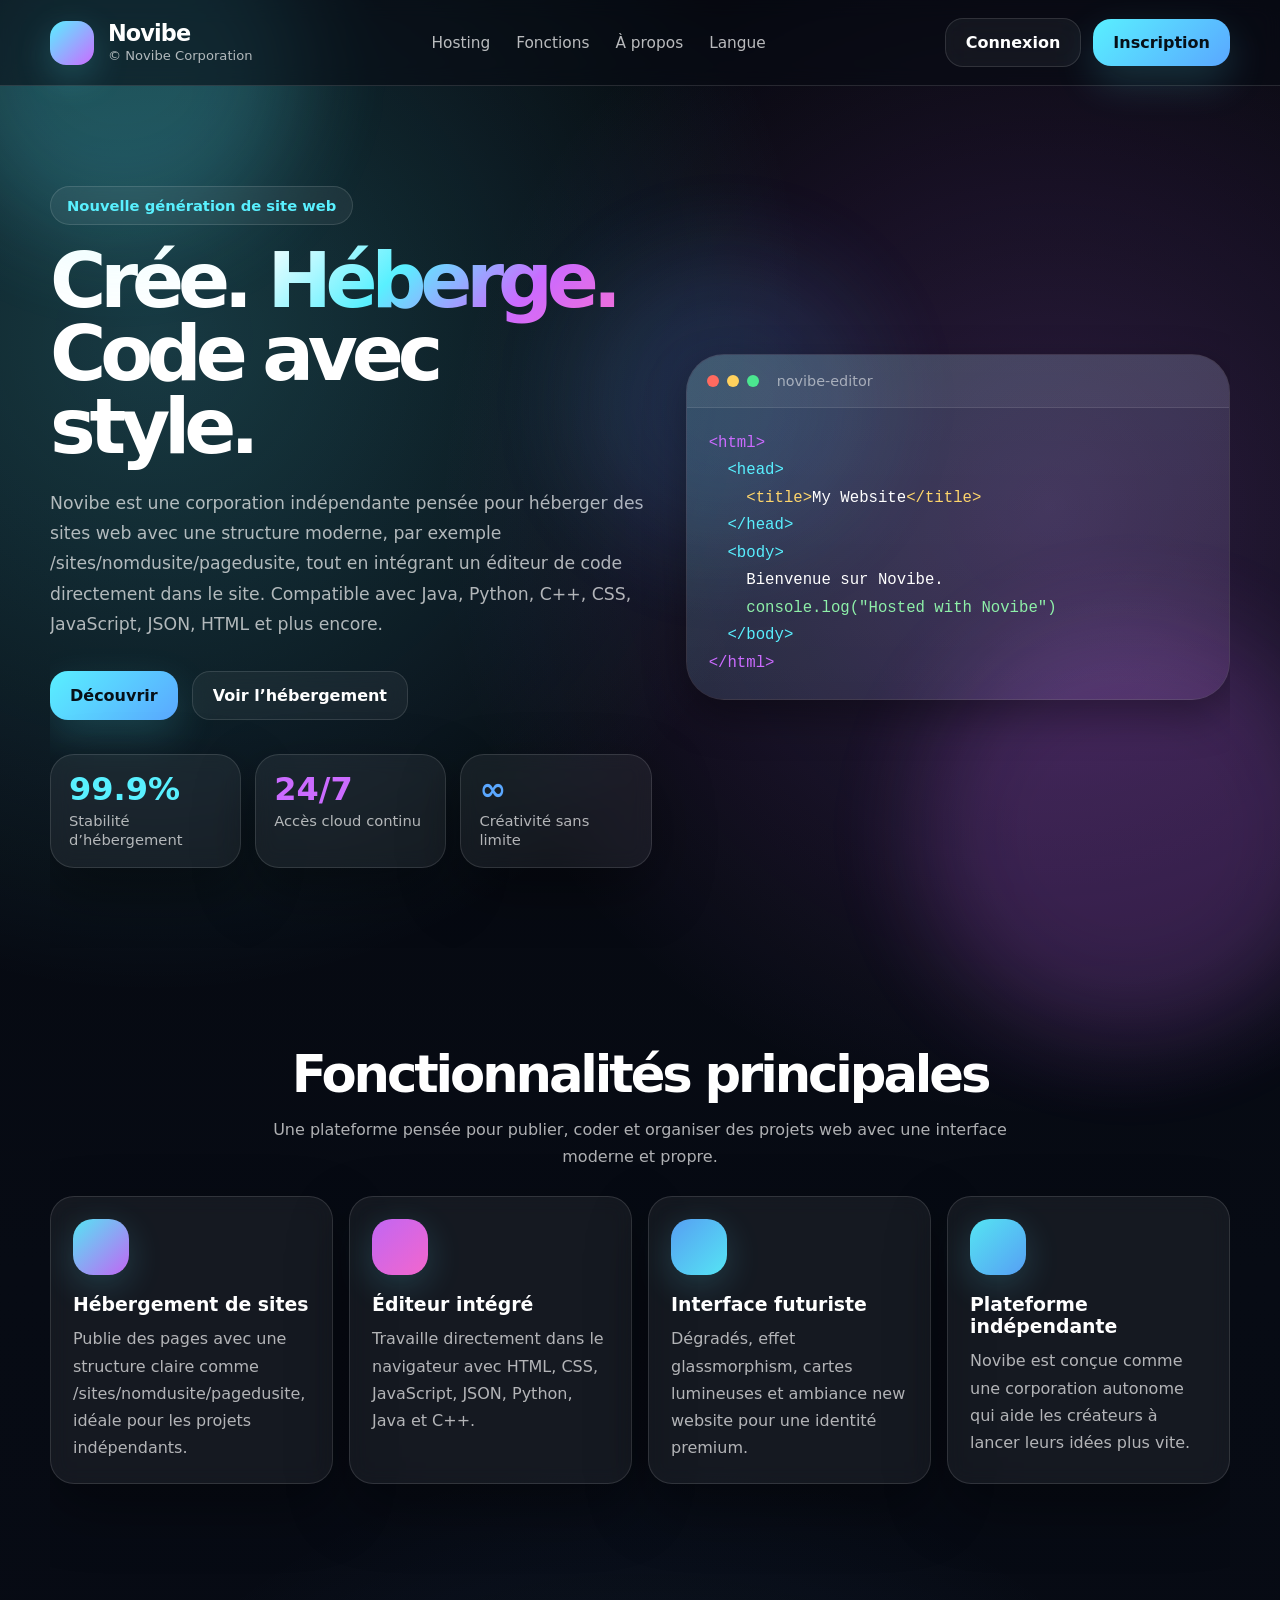
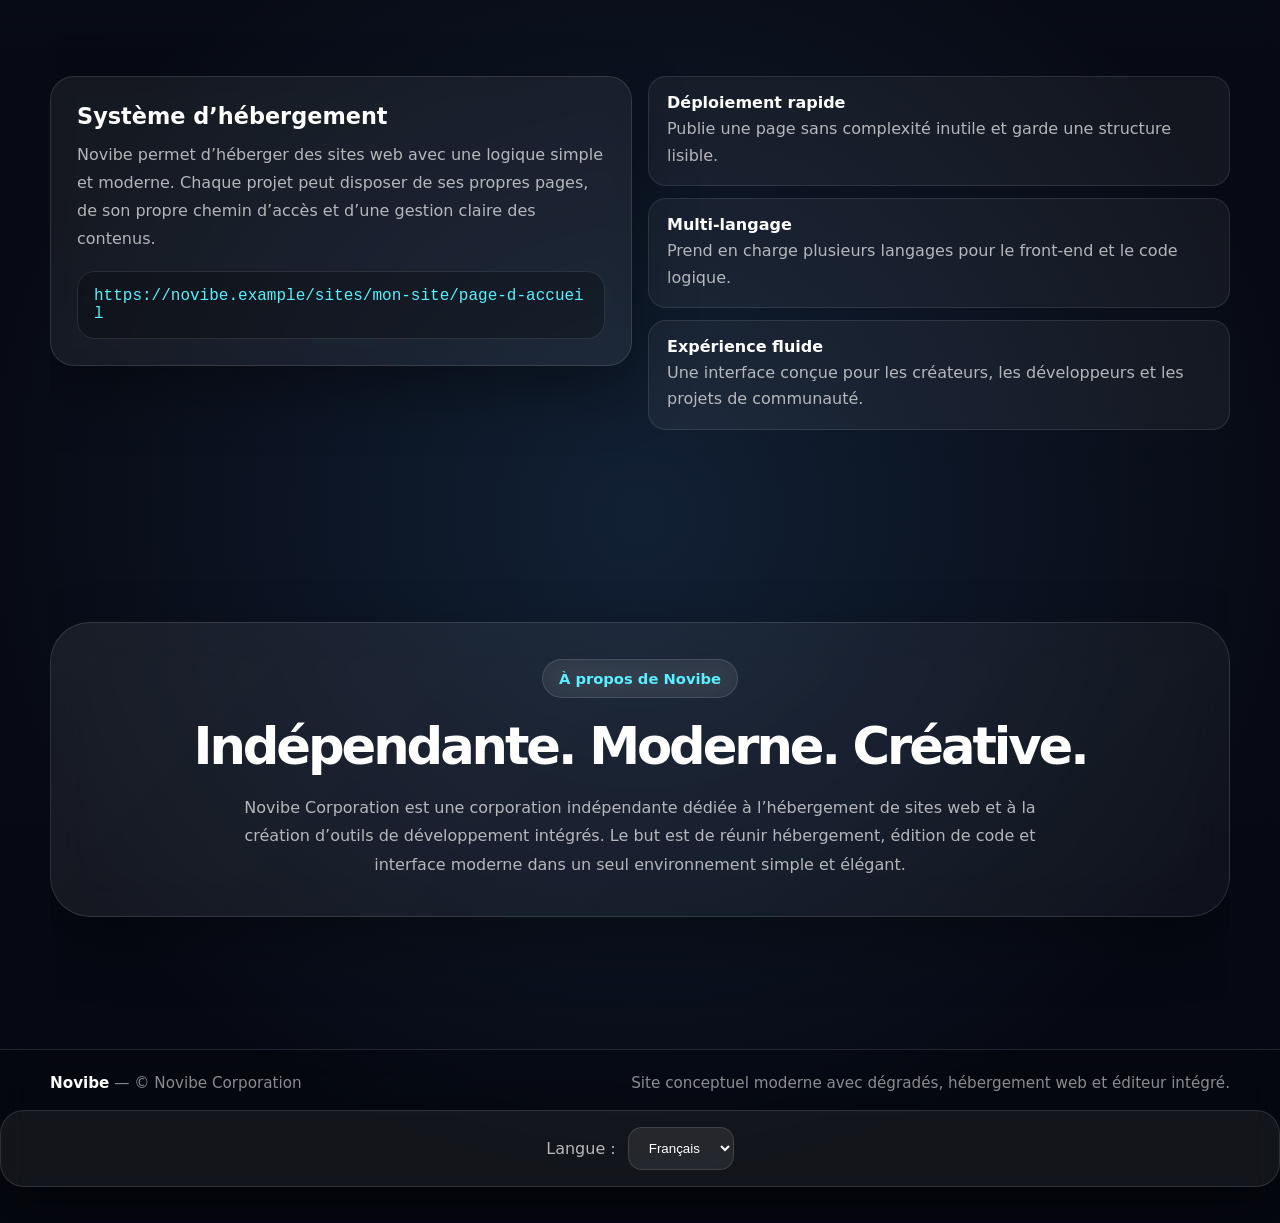
<file: index.html>
<!DOCTYPE html><html lang="fr">

<head>  
  <meta charset="UTF-8" />  
  <meta name="viewport" content="width=device-width, initial-scale=1.0" />  
  <title>Novibe — Home</title>  
  <style>  
    :root {  
      --bg: #070b14;  
      --panel: rgba(255,255,255,.06);  
      --line: rgba(255,255,255,.12);  
      --text: #ffffff;  
      --muted: rgba(255,255,255,.68);  
      --cyan: #59f0ff;  
      --blue: #5aa7ff;  
      --violet: #cb6bff;  
      --pink: #ff6bd6;  
      --shadow: 0 24px 60px rgba(0,0,0,.35);  
      --radius-lg: 24px;  
    }* { box-sizing: border-box; min-width: 0; }  
html { scroll-behavior: smooth; }  
html, body {  
  max-width: 100%;  
  overflow-x: hidden;  
  background: var(--bg);  
}  
body {  
  margin: 0;  
  font-family: Inter, system-ui, -apple-system, BlinkMacSystemFont, "Segoe UI", sans-serif;  
  color: var(--text);  
  background:  
    radial-gradient(circle at 12% 12%, rgba(89,240,255,.22), transparent 24%),  
    radial-gradient(circle at 82% 18%, rgba(203,107,255,.20), transparent 24%),  
    radial-gradient(circle at 50% 75%, rgba(90,167,255,.14), transparent 30%),  
    linear-gradient(180deg, #05070d 0%, #070b14 45%, #060913 100%);  
}  a { color: inherit; text-decoration: none; }
img, video, canvas, svg { max-width: 100%; height: auto; }

@keyframes fadeUp {
from { opacity: 0; transform: translateY(24px); }
to { opacity: 1; transform: translateY(0); }
}
@keyframes floating {
0% { transform: translateY(0); }
50% { transform: translateY(-10px); }
100% { transform: translateY(0); }
}
@keyframes pulseGlow {
0% { box-shadow: 0 0 0 rgba(89,240,255,.2); }
50% { box-shadow: 0 0 24px rgba(89,240,255,.28); }
100% { box-shadow: 0 0 0 rgba(89,240,255,.2); }
}

.wrap { min-height: 100vh; position: relative; overflow-x: clip; }
.glow {
position: fixed;
border-radius: 999px;
filter: blur(50px);
pointer-events: none;
z-index: 0;
opacity: .9;
}
.glow.one { top: -120px; left: -60px; width: 360px; height: 360px; background: rgba(89,240,255,.25); }
.glow.two { bottom: -140px; right: -60px; width: 420px; height: 420px; background: rgba(203,107,255,.22); }
.glow.three { top: 28%; left: 45%; width: 300px; height: 300px; background: rgba(90,167,255,.16); }

.topbar {
position: fixed;
top: 0;
left: 0;
width: 100%;
z-index: 20;
backdrop-filter: blur(10px);
background: rgba(7,11,20,.58);
border-bottom: 1px solid var(--line);
}
.topbar-inner, .footer-inner, .container {
width: min(1180px, calc(100% - 32px));
margin: 0 auto;
}
.topbar-inner {
display: flex;
align-items: center;
justify-content: space-between;
gap: 20px;
padding: 18px 0;
}
.brand { display: flex; align-items: center; gap: 14px; }
.logo {
width: 44px; height: 44px; border-radius: 16px;
background: linear-gradient(135deg, var(--cyan), var(--violet));
box-shadow: 0 12px 36px rgba(89,240,255,.22);
animation: floating 5s ease-in-out infinite;
}
.brand h1 { margin: 0; font-size: 1.4rem; line-height: 1; letter-spacing: -.04em; }
.brand p { margin: 3px 0 0; color: var(--muted); font-size: .82rem; }

nav { display: flex; gap: 26px; flex-wrap: wrap; justify-content: center; }
nav a { color: rgba(255,255,255,.72); font-size: .96rem; transition: .2s ease; }
nav a:hover { color: #fff; text-shadow: 0 0 12px rgba(89,240,255,.7); }

.btn {
display: inline-flex; align-items: center; justify-content: center;
gap: 10px; border: 0; cursor: pointer; font-weight: 800;
border-radius: 18px; padding: 14px 20px; color: #071018;
background: linear-gradient(135deg, var(--cyan), var(--blue));
box-shadow: 0 16px 40px rgba(89,240,255,.18);
transition: transform .18s ease, filter .18s ease;
white-space: nowrap;
animation: pulseGlow 4s infinite;
}
.btn:hover { transform: translateY(-2px); filter: brightness(1.05); }
.btn.secondary {
color: #fff;
background: rgba(255,255,255,.05);
border: 1px solid var(--line);
box-shadow: none;
backdrop-filter: blur(14px);
}

main { padding-top: 110px; }
section {
width: 100%;
padding: clamp(64px, 8vw, 96px) 0;
scroll-margin-top: 100px;
overflow: clip;
}

.hero {
display: grid;
grid-template-columns: minmax(0,1.05fr) minmax(0,.95fr);
gap: 34px;
align-items: center;
min-width: 0;
padding: 76px 0 80px;
}
.pill {
display: inline-flex; align-items: center; gap: 10px;
padding: 10px 16px; border-radius: 999px;
background: rgba(255,255,255,.06); border: 1px solid var(--line);
color: var(--cyan); font-size: .92rem; font-weight: 700;
margin-bottom: 20px;
backdrop-filter: blur(14px);
}
.hero h2 {
margin: 0;
font-size: clamp(3rem, 6vw, 5.8rem);
line-height: .95;
letter-spacing: -.08em;
}
.hero h2 .grad {
background: linear-gradient(135deg, #ffffff 0%, var(--cyan) 38%, var(--violet) 72%, var(--pink) 100%);
-webkit-background-clip: text;
background-clip: text;
color: transparent;
}
.hero p {
max-width: 640px;
color: var(--muted);
font-size: 1.08rem;
line-height: 1.75;
margin: 24px 0 0;
}
.actions { display: flex; flex-wrap: wrap; gap: 14px; margin-top: 32px; }
.metrics { display: grid; grid-template-columns: repeat(3, 1fr); gap: 14px; margin-top: 34px; }
.metric, .card, .panel, .about-box, .lang-box {
background: var(--panel);
border: 1px solid var(--line);
border-radius: var(--radius-lg);
box-shadow: var(--shadow);
backdrop-filter: blur(10px);
min-width: 0;
}
.metric { padding: 18px; animation: fadeUp .9s ease; transition: transform .25s ease; }
.metric:hover { transform: translateY(-6px); }
.metric strong { display: block; font-size: 2rem; line-height: 1; margin-bottom: 6px; }
.metric span { color: var(--muted); font-size: .92rem; }
.metric:nth-child(1) strong { color: var(--cyan); }
.metric:nth-child(2) strong { color: var(--violet); }
.metric:nth-child(3) strong { color: var(--blue); }

.terminal {
position: relative;
overflow: hidden;
padding: 0;
background: linear-gradient(180deg, rgba(255,255,255,.08), rgba(255,255,255,.04));
border-radius: 38px;
border: 1px solid rgba(255,255,255,.10);
box-shadow: 0 16px 40px rgba(0,0,0,.35);
animation: fadeUp 1s ease, floating 6s ease-in-out infinite;
}
.terminal:before {
content: "";
position: absolute; inset: 0;
background: linear-gradient(135deg, rgba(89,240,255,.12), rgba(203,107,255,.10));
pointer-events: none;
}
.terminal-top {
display: flex; align-items: center; gap: 8px;
padding: 18px 20px;
border-bottom: 1px solid rgba(255,255,255,.10);
background: rgba(255,255,255,.05);
position: relative;
}
.dot { width: 12px; height: 12px; border-radius: 999px; }
.dot.red { background: #ff6a5f; }
.dot.yellow { background: #ffd15d; }
.dot.green { background: #4be68f; }
.terminal-title { margin-left: 10px; color: rgba(255,255,255,.54); font-size: .9rem; }
.terminal-body {
padding: 22px;
position: relative;
font-family: ui-monospace, SFMono-Regular, Menlo, Monaco, Consolas, monospace;
font-size: .98rem;
line-height: 1.75;
overflow: auto;
overflow-y: hidden;
max-width: 100%;
word-break: break-word;
}
.line { white-space: pre-wrap; }
.c1 { color: var(--cyan); }
.c2 { color: var(--violet); }
.c3 { color: #ffd66b; }
.c4 { color: #8ef0a9; }
.c5 { color: #fff; }

.section-head { text-align: center; margin-bottom: 26px; }
.section-head h3 { margin: 0; font-size: clamp(2rem, 4vw, 3.4rem); letter-spacing: -.06em; }
.section-head p { color: var(--muted); margin: 12px auto 0; max-width: 760px; line-height: 1.7; }

.grid-4 { display: grid; grid-template-columns: repeat(auto-fit, minmax(240px, 1fr)); gap: 16px; }
.card {
padding: 22px;
transition: transform .25s ease, border-color .25s ease, background .25s ease;
animation: fadeUp .8s ease;
}
.card:hover { transform: translateY(-8px) scale(1.02); border-color: rgba(255,255,255,.18); background: rgba(255,255,255,.09); }
.card .icon {
width: 56px; height: 56px; border-radius: 20px; margin-bottom: 18px;
background: linear-gradient(135deg, rgba(89,240,255,.95), rgba(203,107,255,.95));
box-shadow: 0 10px 34px rgba(89,240,255,.18);
}
.card:nth-child(2) .icon { background: linear-gradient(135deg, rgba(203,107,255,.95), rgba(255,107,214,.95)); }
.card:nth-child(3) .icon { background: linear-gradient(135deg, rgba(90,167,255,.95), rgba(89,240,255,.95)); }
.card:nth-child(4) .icon { background: linear-gradient(135deg, rgba(89,240,255,.95), rgba(90,167,255,.95)); }
.card h4 { margin: 0 0 10px; font-size: 1.18rem; }
.card p { margin: 0; color: var(--muted); line-height: 1.7; }

.split { display: grid; grid-template-columns: repeat(auto-fit, minmax(280px, 1fr)); gap: 16px; align-items: start; }
.panel { padding: 26px; }
.panel h4 { margin: 0 0 12px; font-size: 1.4rem; }
.panel p { margin: 0; color: var(--muted); line-height: 1.75; }
.codepath {
margin-top: 18px;
padding: 15px 16px;
border-radius: 18px;
background: rgba(0,0,0,.26);
border: 1px solid rgba(255,255,255,.10);
font-family: ui-monospace, SFMono-Regular, Menlo, Monaco, Consolas, monospace;
color: var(--cyan);
overflow-x: auto;
word-break: break-all;
overflow-wrap: anywhere;
max-width: 100%;
}
.list { display: grid; gap: 12px; }
.list-item {
padding: 16px 18px;
border-radius: 18px;
background: rgba(255,255,255,.05);
border: 1px solid rgba(255,255,255,.10);
}
.list-item strong { display: block; margin-bottom: 4px; }
.list-item span { color: var(--muted); line-height: 1.65; }

.about { text-align: center; }
.about-box {
animation: fadeUp 1s ease;
padding: 36px;
border-radius: 40px;
background: linear-gradient(135deg, rgba(255,255,255,.07), rgba(255,255,255,.04));
border: 1px solid rgba(255,255,255,.12);
backdrop-filter: blur(20px);
box-shadow: var(--shadow);
}

footer {
margin-top: 36px;
padding: 24px 0 36px;
border-top: 1px solid var(--line);
background: rgba(0,0,0,.16);
backdrop-filter: blur(16px);
}
.footer-inner {
display: flex;
align-items: center;
justify-content: space-between;
gap: 16px;
flex-wrap: wrap;
color: rgba(255,255,255,.54);
font-size: .95rem;
}
.lang-box {
margin-top: 18px;
padding: 16px;
display: flex;
justify-content: center;
align-items: center;
gap: 12px;
flex-wrap: wrap;
}
.lang-box label { color: rgba(255,255,255,.7); }
.lang-box select {
padding: 12px 16px;
border-radius: 14px;
background: rgba(255,255,255,.08);
color: white;
border: 1px solid rgba(255,255,255,.12);
outline: none;
}

.auth-buttons { display: flex; align-items: center; gap: 12px; flex-wrap: nowrap; }

@media (max-width: 980px) {
.topbar-inner, .footer-inner { width: min(1180px, calc(100% - 20px)); }
.topbar-inner { flex-wrap: wrap; justify-content: center; text-align: center; }
nav { display: none; }
main { padding-top: 128px; }
.hero, .split { grid-template-columns: 1fr; }
.hero { padding: 52px 0 70px; gap: 22px; }
.metrics { grid-template-columns: 1fr; }
.actions { flex-direction: column; }
.btn { width: 100%; }
.terminal { width: 100%; }
.terminal-body { font-size: .88rem; }
.auth-buttons { width: 100%; }
.auth-buttons .btn { width: auto; flex: 1; }
}
  </style>  
</head>  
<body>  
  <div class="wrap">  
    <div class="glow one"></div>  
    <div class="glow two"></div>  
    <div class="glow three"></div><header class="topbar">  
  <div class="topbar-inner">  
    <div class="brand">  
      <div class="logo"></div>  
      <div>  
        <h1>Novibe</h1>  
        <p>© Novibe Corporation</p>  
      </div>  
    </div>  <nav>  
  <a href="#hosting" data-i18n="nav_hosting">Hosting</a>  
  <a href="#features" data-i18n="nav_features">Fonctions</a>  
  <a href="#about" data-i18n="nav_about">À propos</a>  
  <a href="#lang-section" data-i18n="nav_language">Langue</a>  
</nav>  

<div class="auth-buttons">  
  <a class="btn secondary login-btn" href="/login" data-i18n="login">Connexion</a>  
  <a class="btn signup-btn" href="/signup" data-i18n="signup">Inscription</a>  
</div>

  </div>  
</header>  <main class="container">  
  <section class="hero">  
    <div>  
      <div class="pill" data-i18n="hero_badge">Nouvelle génération de site web</div>  
      <h2 data-i18n-html="hero_title">Crée. <span class="grad">Héberge.</span><br>Code avec style.</h2>  
      <p data-i18n="hero_text">  
        Novibe est une corporation indépendante pensée pour héberger des sites web avec une structure moderne,  
        par exemple /sites/nomdusite/pagedusite, tout en intégrant un éditeur de code directement dans le site.  
        Compatible avec Java, Python, C++, CSS, JavaScript, JSON, HTML et plus encore.  
      </p>  <div class="actions">  
    <a class="btn" href="#features" data-i18n="hero_cta_primary">Découvrir</a>  
    <a class="btn secondary" href="#hosting" data-i18n="hero_cta_secondary">Voir l’hébergement</a>  
  </div>  

  <div class="metrics">  
    <div class="metric">  
      <strong>99.9%</strong>  
      <span data-i18n="metric_1">Stabilité d’hébergement</span>  
    </div>  
    <div class="metric">  
      <strong>24/7</strong>  
      <span data-i18n="metric_2">Accès cloud continu</span>  
    </div>  
    <div class="metric">  
      <strong>∞</strong>  
      <span data-i18n="metric_3">Créativité sans limite</span>  
    </div>  
  </div>  
</div>  

<div class="terminal" aria-label="Novibe editor preview">  
  <div class="terminal-top">  
    <span class="dot red"></span>  
    <span class="dot yellow"></span>  
    <span class="dot green"></span>  
    <span class="terminal-title" data-i18n="editor_title">novibe-editor</span>  
  </div>  
  <div class="terminal-body">  
    <div class="line"><span class="c2">&lt;html&gt;</span></div>  
    <div class="line">  <span class="c1">&lt;head&gt;</span></div>  
    <div class="line">    <span class="c3">&lt;title&gt;</span><span class="c5" data-i18n="editor_preview_title">My Website</span><span class="c3">&lt;/title&gt;</span></div>  
    <div class="line">  <span class="c1">&lt;/head&gt;</span></div>  
    <div class="line">  <span class="c1">&lt;body&gt;</span></div>  
    <div class="line">    <span class="c5" data-i18n="editor_preview_line">Bienvenue sur Novibe.</span></div>  
    <div class="line">    <span class="c4">console.log("Hosted with Novibe")</span></div>  
    <div class="line">  <span class="c1">&lt;/body&gt;</span></div>  
    <div class="line"><span class="c2">&lt;/html&gt;</span></div>  
  </div>  
</div>

  </section>    <section id="features">  
    <div class="section-head">  
      <h3 data-i18n="features_title">Fonctionnalités principales</h3>  
      <p data-i18n="features_text">Une plateforme pensée pour publier, coder et organiser des projets web avec une interface moderne et propre.</p>  
    </div>  <div class="grid-4">  
  <div class="card">  
    <div class="icon"></div>  
    <h4 data-i18n="feature_1_title">Hébergement de sites</h4>  
    <p data-i18n="feature_1_text">Publie des pages avec une structure claire comme /sites/nomdusite/pagedusite, idéale pour les projets indépendants.</p>  
  </div>  
  <div class="card">  
    <div class="icon"></div>  
    <h4 data-i18n="feature_2_title">Éditeur intégré</h4>  
    <p data-i18n="feature_2_text">Travaille directement dans le navigateur avec HTML, CSS, JavaScript, JSON, Python, Java et C++.</p>  
  </div>  
  <div class="card">  
    <div class="icon"></div>  
    <h4 data-i18n="feature_3_title">Interface futuriste</h4>  
    <p data-i18n="feature_3_text">Dégradés, effet glassmorphism, cartes lumineuses et ambiance new website pour une identité premium.</p>  
  </div>  
  <div class="card">  
    <div class="icon"></div>  
    <h4 data-i18n="feature_4_title">Plateforme indépendante</h4>  
    <p data-i18n="feature_4_text">Novibe est conçue comme une corporation autonome qui aide les créateurs à lancer leurs idées plus vite.</p>  
  </div>  
</div>

  </section>    <section id="hosting">  
    <div class="split">  
      <div class="panel">  
        <h4 data-i18n="hosting_title">Système d’hébergement</h4>  
        <p data-i18n="hosting_text">  
          Novibe permet d’héberger des sites web avec une logique simple et moderne. Chaque projet peut disposer de ses propres pages,  
          de son propre chemin d’accès et d’une gestion claire des contenus.  
        </p>  
        <div class="codepath">https://novibe.example/sites/mon-site/page-d-accueil</div>  
      </div>  <div class="list">  
    <div class="list-item">  
      <strong data-i18n="hosting_point_1_title">Déploiement rapide</strong>  
      <span data-i18n="hosting_point_1_text">Publie une page sans complexité inutile et garde une structure lisible.</span>  
    </div>  
    <div class="list-item">  
      <strong data-i18n="hosting_point_2_title">Multi-langage</strong>  
      <span data-i18n="hosting_point_2_text">Prend en charge plusieurs langages pour le front-end et le code logique.</span>  
    </div>  
    <div class="list-item">  
      <strong data-i18n="hosting_point_3_title">Expérience fluide</strong>  
      <span data-i18n="hosting_point_3_text">Une interface conçue pour les créateurs, les développeurs et les projets de communauté.</span>  
    </div>  
  </div>  
  
</section>
    <section id="about" class="about">  
    <div class="about-box">  
      <div class="pill" data-i18n="about_badge" style="margin-bottom:18px;">À propos de Novibe</div>  
      <h3 data-i18n="about_title" style="margin:0; font-size: clamp(2.1rem, 4vw, 3.6rem); letter-spacing:-.06em;">Indépendante. Moderne. Créative.</h3>  
      <p data-i18n="about_text" style="color: var(--muted); line-height: 1.8; max-width: 860px; margin: 18px auto 0;">  
        Novibe Corporation est une corporation indépendante dédiée à l’hébergement de sites web et à la création d’outils de développement intégrés.  
        Le but est de réunir hébergement, édition de code et interface moderne dans un seul environnement simple et élégant.  
      </p>  
    </div>  
  </section>  
</main>
  <footer>  
  <div class="footer-inner">  
    <div data-i18n="footer_left"><strong style="color:white;">Novibe</strong> — © Novibe Corporation</div>  
    <div data-i18n="footer_right">Site conceptuel moderne avec dégradés, hébergement web et éditeur intégré.</div>  
  </div>  
  <div class="lang-box" id="lang-section">  
    <label for="language-select" data-i18n="language_label">Langue :</label>  
    <select id="language-select" aria-label="Choisir la langue">  
      <option value="fr">Français</option>  
      <option value="en">English</option>
    </select>  
  </div>  
</footer>
    </div>
  <script>  
    const translations = {  
      fr: {  
        nav_hosting: 'Hosting',  
        nav_features: 'Fonctions',  
        nav_about: 'À propos',  
        nav_language: 'Langue',  
        login: 'Connexion',  
        signup: 'Inscription',  
        hero_badge: 'Nouvelle génération de site web',  
        hero_title: 'Crée. <span class="grad">Héberge.</span><br>Code avec style.',  
        hero_text: 'Novibe est une corporation indépendante pensée pour héberger des sites web avec une structure moderne, par exemple /sites/nomdusite/pagedusite, tout en intégrant un éditeur de code directement dans le site. Compatible avec Java, Python, C++, CSS, JavaScript, JSON, HTML et plus encore.',  
        hero_cta_primary: 'Découvrir',  
        hero_cta_secondary: 'Voir l’hébergement',  
        metric_1: 'Stabilité d’hébergement',  
        metric_2: 'Accès cloud continu',  
        metric_3: 'Créativité sans limite',  
        editor_title: 'novibe-editor',  
        editor_preview_title: 'My Website',  
        editor_preview_line: 'Bienvenue sur Novibe.',  
        features_title: 'Fonctionnalités principales',  
        features_text: 'Une plateforme pensée pour publier, coder et organiser des projets web avec une interface moderne et propre.',  
        feature_1_title: 'Hébergement de sites',
        feature_1_text: 'Publie des pages avec une structure claire comme /sites/nomdusite/pagedusite, idéale pour les projets indépendants.',
        feature_2_title: 'Éditeur intégré',
        feature_2_text: 'Travaille directement dans le navigateur avec HTML, CSS, JavaScript, JSON, Python, Java et C++.',
        feature_3_title: 'Interface futuriste',
        feature_3_text: 'Dégradés, effet glassmorphism, cartes lumineuses et ambiance new website pour une identité premium.',
        feature_4_title: 'Plateforme indépendante',
        feature_4_text: 'Novibe est conçue comme une corporation autonome qui aide les créateurs à lancer leurs idées plus vite.',
        hosting_title: 'Système d’hébergement',
        hosting_text: 'Novibe permet d’héberger des sites web avec une logique simple et moderne. Chaque projet peut disposer de ses propres pages, de son propre chemin d’accès et d’une gestion claire des contenus.',
        hosting_point_1_title: 'Déploiement rapide',
        hosting_point_1_text: 'Publie une page sans complexité inutile et garde une structure lisible.',
        hosting_point_2_title: 'Multi-langage',
        hosting_point_2_text: 'Prend en charge plusieurs langages pour le front-end et le code logique.',
        hosting_point_3_title: 'Expérience fluide',
        hosting_point_3_text: 'Une interface conçue pour les créateurs, les développeurs et les projets de communauté.',
        about_badge: 'À propos de Novibe',
        about_title: 'Indépendante. Moderne. Créative.',
        about_text: 'Novibe Corporation est une corporation indépendante dédiée à l’hébergement de sites web et à la création d’outils de développement intégrés. Le but est de réunir hébergement, édition de code et interface moderne dans un seul environnement simple et élégant.',
        footer_left: 'Novibe — © Novibe Corporation',
        footer_right: 'Site conceptuel moderne avec dégradés, hébergement web et éditeur intégré.',
        language_label: 'Langue :'
      },

      en: {
        nav_hosting: 'Hosting',
        nav_features: 'Features',
        nav_about: 'About',
        nav_language: 'Language',
        login: 'Login',
        signup: 'Signup',
        hero_badge: 'New generation website',
        hero_title: 'Create. <span class="grad">Host.</span><br>Code with style.',
        hero_text: 'Novibe is an independent corporation designed to host websites with a modern structure such as /sites/yoursite/page while integrating a built-in code editor directly into the platform.',
        hero_cta_primary: 'Discover',
        hero_cta_secondary: 'View hosting',
        metric_1: 'Hosting stability',
        metric_2: 'Continuous cloud access',
        metric_3: 'Unlimited creativity',
        editor_title: 'novibe-editor',
        editor_preview_title: 'My Website',
        editor_preview_line: 'Welcome to Novibe.',
        features_title: 'Main Features',
        features_text: 'A platform designed to publish, code and organize web projects with a modern interface.',
        feature_1_title: 'Website Hosting',
        feature_1_text: 'Publish pages with a clean structure like /sites/yoursite/page.',
        feature_2_title: 'Integrated Editor',
        feature_2_text: 'Work directly in your browser with HTML, CSS, JavaScript, JSON, Python, Java and C++.',
        feature_3_title: 'Futuristic Interface',
        feature_3_text: 'Gradients, glassmorphism effects and glowing cards for a premium identity.',
        feature_4_title: 'Independent Platform',
        feature_4_text: 'Novibe helps creators launch ideas faster.',
        hosting_title: 'Hosting System',
        hosting_text: 'Novibe provides a modern hosting logic with clean project structures.',
        hosting_point_1_title: 'Fast deployment',
        hosting_point_1_text: 'Publish quickly with a readable structure.',
        hosting_point_2_title: 'Multi-language',
        hosting_point_2_text: 'Supports multiple programming languages.',
        hosting_point_3_title: 'Smooth experience',
        hosting_point_3_text: 'Built for creators and developers.',
        about_badge: 'About Novibe',
        about_title: 'Independent. Modern. Creative.',
        about_text: 'Novibe Corporation is dedicated to hosting websites and integrated development tools.',
        footer_left: 'Novibe — © Novibe Corporation',
        footer_right: 'Modern concept website with gradients and integrated editor.',
        language_label: 'Language:'
      }
    };

    const languageSelect = document.getElementById('language-select');

    function applyLanguage(lang) {
      const current = translations[lang] || translations.fr;

      document.querySelectorAll('[data-i18n]').forEach(el => {
        const key = el.getAttribute('data-i18n');
        if(current[key]) {
          el.textContent = current[key];
        }
      });

      document.querySelectorAll('[data-i18n-html]').forEach(el => {
        const key = el.getAttribute('data-i18n-html');
        if(current[key]) {
          el.innerHTML = current[key];
        }
      });

      document.documentElement.lang = lang;
      localStorage.setItem('novibe-language', lang);
    }

    const savedLanguage = localStorage.getItem('novibe-language');
    const browserLanguage = navigator.language.slice(0,2);

    const defaultLanguage =
      translations[savedLanguage]
      ? savedLanguage
      : translations[browserLanguage]
      ? browserLanguage
      : 'fr';

    languageSelect.value = defaultLanguage;
    applyLanguage(defaultLanguage);

    languageSelect.addEventListener('change', e => {
      applyLanguage(e.target.value);
    });

    const observer = new IntersectionObserver(entries => {
      entries.forEach(entry => {
        if(entry.isIntersecting) {
          entry.target.animate([
            { opacity: 0, transform: 'translateY(30px)' },
            { opacity: 1, transform: 'translateY(0)' }
          ], {
            duration: 700,
            easing: 'ease',
            fill: 'forwards'
          });
        }
      });
    });

    document.querySelectorAll('.card, .panel, .metric, .about-box').forEach(el => {
      observer.observe(el);
    });

}
  </script>
</body>
</html>
</file>
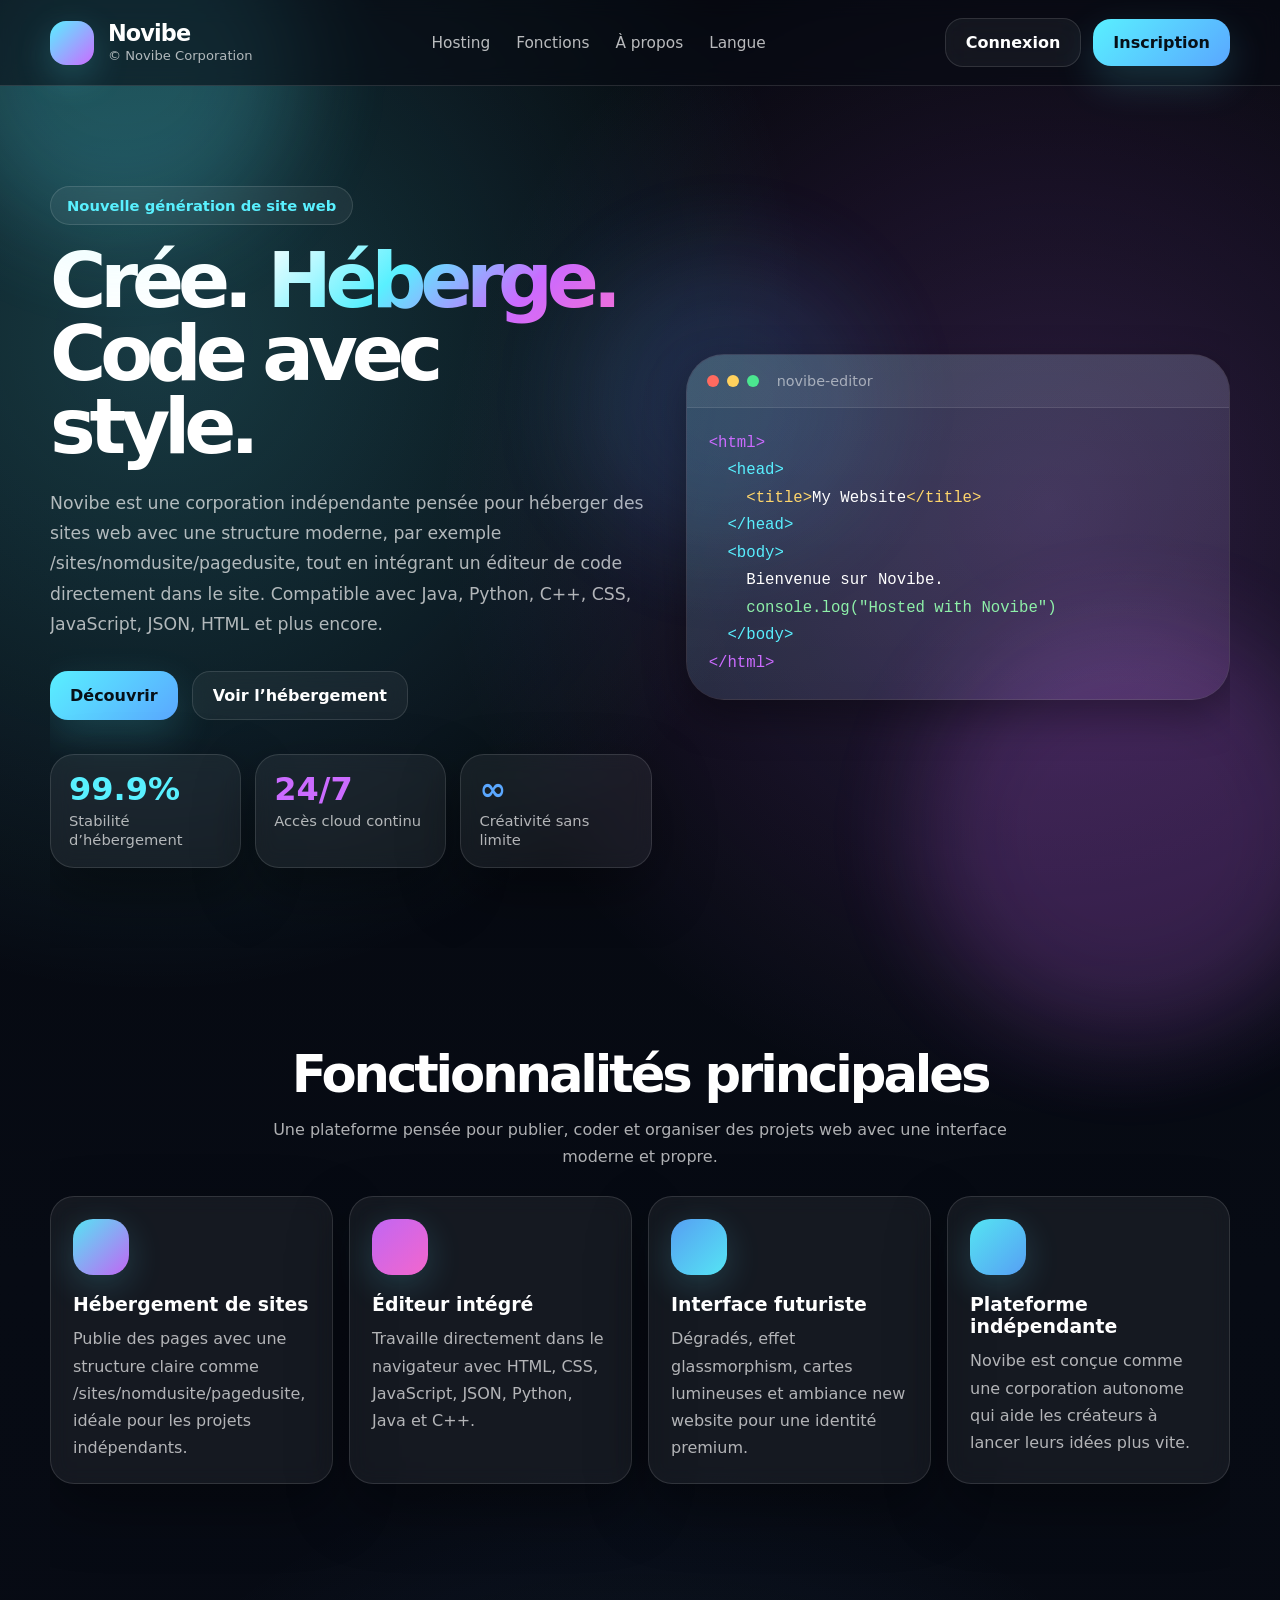
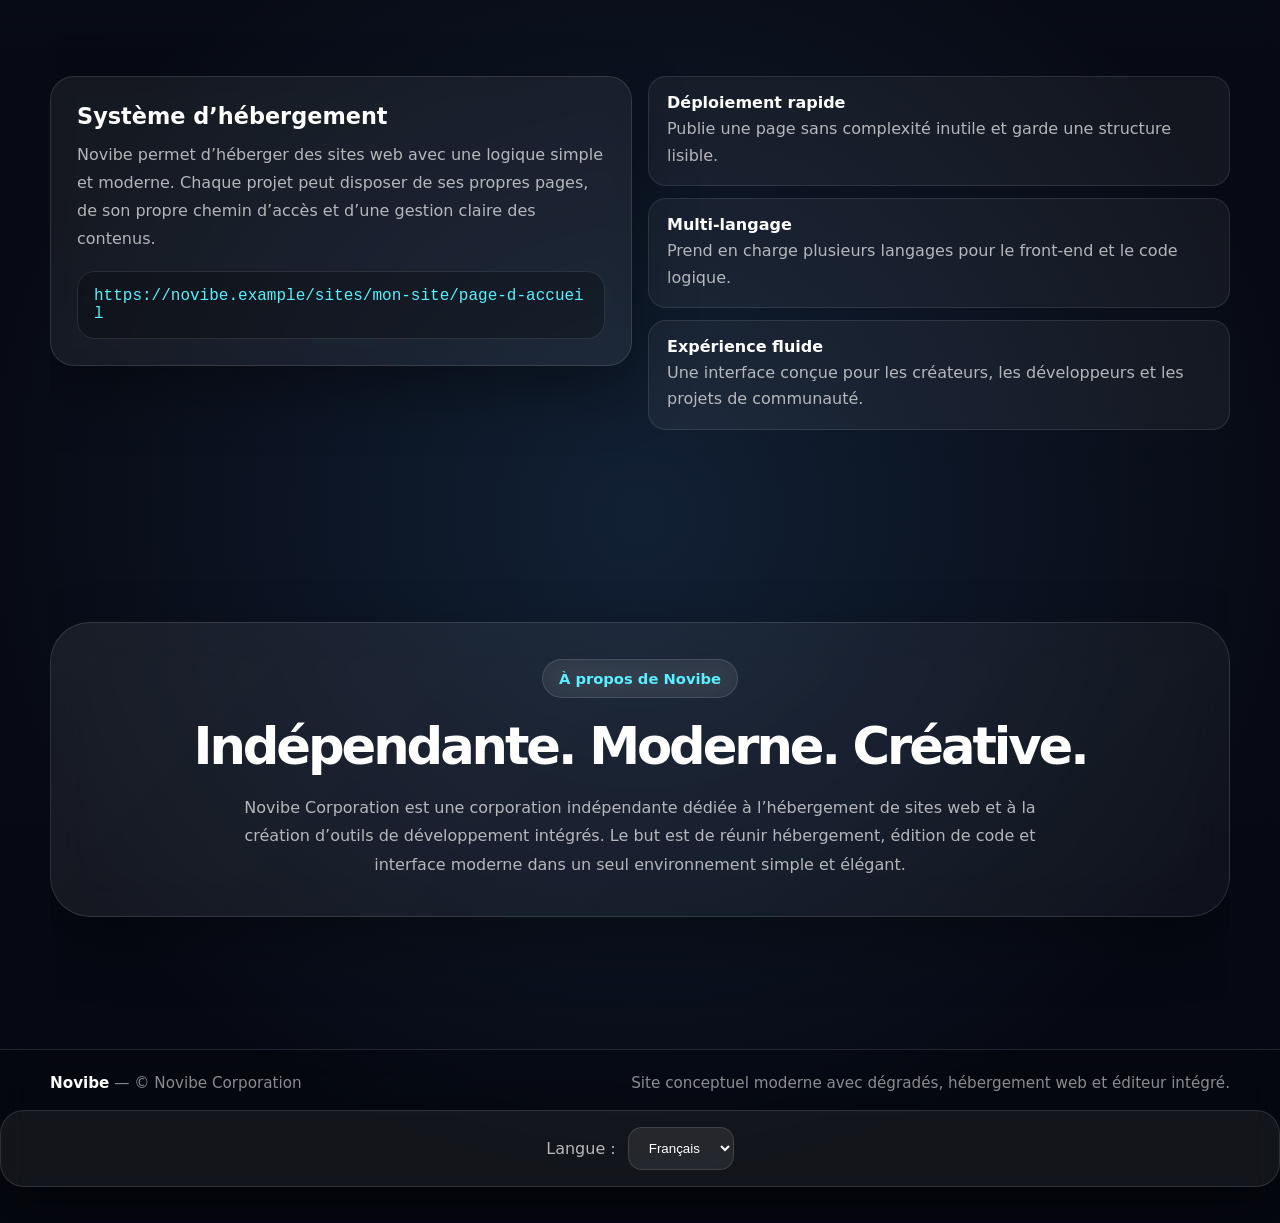
<file: editor/index.html>
<!DOCTYPE html>
<html lang="fr">
<head>
  <meta charset="UTF-8" />
  <meta name="viewport" content="width=device-width, initial-scale=1.0"/>
  <title>Novibe — Editor</title>

  <style>
    :root{
      --bg:#070b14;
      --panel:rgba(255,255,255,.06);
      --line:rgba(255,255,255,.12);
      --text:#ffffff;
      --muted:rgba(255,255,255,.68);
      --cyan:#59f0ff;
      --blue:#5aa7ff;
      --violet:#cb6bff;
      --pink:#ff6bd6;
      --shadow:0 24px 60px rgba(0,0,0,.35);
      --radius-lg:24px;
    }

    *{
      box-sizing:border-box;
      min-width:0;
    }

    html,body{
      margin:0;
      background:var(--bg);
      color:var(--text);
      font-family:Inter,system-ui,sans-serif;
      overflow-x:hidden;
    }

    body{
      background:
        radial-gradient(circle at 12% 12%, rgba(89,240,255,.22), transparent 24%),
        radial-gradient(circle at 82% 18%, rgba(203,107,255,.20), transparent 24%),
        radial-gradient(circle at 50% 75%, rgba(90,167,255,.14), transparent 30%),
        linear-gradient(180deg,#05070d 0%,#070b14 45%,#060913 100%);
    }

    a{
      text-decoration:none;
      color:inherit;
    }

    .wrap{
      min-height:100vh;
      position:relative;
      overflow-x:hidden;
    }

    .glow{
      position:fixed;
      border-radius:999px;
      filter:blur(50px);
      pointer-events:none;
      z-index:0;
      opacity:.9;
    }

    .glow.one{
      top:-120px;
      left:-60px;
      width:360px;
      height:360px;
      background:rgba(89,240,255,.25);
    }

    .glow.two{
      bottom:-140px;
      right:-60px;
      width:420px;
      height:420px;
      background:rgba(203,107,255,.22);
    }

    .glow.three{
      top:30%;
      left:46%;
      width:300px;
      height:300px;
      background:rgba(90,167,255,.16);
    }

    .topbar{
      position:fixed;
      top:0;
      left:0;
      width:100%;
      z-index:50;
      backdrop-filter:blur(10px);
      background:rgba(7,11,20,.58);
      border-bottom:1px solid var(--line);
    }

    .topbar-inner{
      width:min(1180px, calc(100% - 32px));
      margin:0 auto;
      display:flex;
      flex-direction:column;
      align-items:stretch;
      gap:14px;
      padding:18px 0 16px;
    }

    .brand{
      display:flex;
      align-items:center;
      justify-content:center;
      gap:14px;
      text-align:left;
    }

    .logo{
      width:44px;
      height:44px;
      border-radius:16px;
      background:linear-gradient(135deg,var(--cyan),var(--violet));
      box-shadow:0 12px 36px rgba(89,240,255,.22);
      animation:floaty 5s ease-in-out infinite;
      flex:0 0 auto;
    }

    .brand h1{
      margin:0;
      font-size:1.4rem;
      line-height:1;
      letter-spacing:-.04em;
    }

    .brand p{
      margin:3px 0 0;
      color:var(--muted);
      font-size:.82rem;
    }

    .auth-buttons{
      width:100%;
      display:flex;
      align-items:center;
      gap:12px;
      flex-wrap:nowrap;
    }

    .auth-buttons .btn{
      flex:1 1 0;
      width:100%;
    }

    .btn{
      display:inline-flex;
      align-items:center;
      justify-content:center;
      gap:10px;
      border:0;
      cursor:pointer;
      font-weight:800;
      border-radius:18px;
      padding:14px 20px;
      color:#071018;
      background:linear-gradient(135deg,var(--cyan),var(--blue));
      box-shadow:0 16px 40px rgba(89,240,255,.18);
      transition:.18s ease;
      white-space:nowrap;
      animation:pulseGlow 4s infinite;
    }

    .btn:hover{
      transform:translateY(-2px);
    }

    .btn.secondary{
      color:#fff;
      background:rgba(255,255,255,.05);
      border:1px solid var(--line);
      box-shadow:none;
      backdrop-filter:blur(14px);
    }

    main{
      position:relative;
      z-index:2;
      padding-top:156px;
      padding-bottom:40px;
      width:min(1400px, calc(100% - 32px));
      margin:0 auto;
    }

    .editor-shell{
      background:var(--panel);
      border:1px solid var(--line);
      border-radius:28px;
      box-shadow:var(--shadow);
      overflow:hidden;
      backdrop-filter:blur(12px);
    }

    .toolbar{
      display:flex;
      align-items:center;
      justify-content:space-between;
      gap:14px;
      padding:16px 18px;
      border-bottom:1px solid var(--line);
      background:rgba(255,255,255,.03);
      flex-wrap:wrap;
    }

    .tabs{
      display:flex;
      align-items:center;
      gap:8px;
      flex-wrap:wrap;
    }

    .tabs.locked .tab{
      pointer-events:none;
      opacity:.55;
    }

    .tab{
      display:inline-flex;
      align-items:center;
      gap:10px;
      border:1px solid transparent;
      border-radius:16px 16px 10px 10px;
      padding:10px 14px;
      cursor:pointer;
      background:rgba(255,255,255,.04);
      color:rgba(255,255,255,.72);
      transition:.18s ease;
      font-size:.92rem;
    }

    .tab:hover{
      background:rgba(255,255,255,.07);
      color:white;
    }

    .tab.active{
      background:linear-gradient(180deg, rgba(89,240,255,.18), rgba(255,255,255,.05));
      color:white;
      border-color:rgba(255,255,255,.10);
    }

    .tab-dot{
      width:10px;
      height:10px;
      border-radius:999px;
      background:linear-gradient(135deg,var(--cyan),var(--violet));
      flex:0 0 auto;
    }

    .tab-close{
      width:18px;
      height:18px;
      border:none;
      border-radius:999px;
      display:inline-flex;
      align-items:center;
      justify-content:center;
      cursor:pointer;
      background:rgba(255,255,255,.10);
      color:white;
      font-size:.8rem;
      line-height:1;
      transition:.18s ease;
      padding:0;
      flex:0 0 auto;
    }

    .tab-close:hover{
      background:rgba(255,107,214,.85);
      transform:scale(1.05);
    }

    .actions{
      display:flex;
      align-items:center;
      gap:10px;
      flex-wrap:wrap;
    }

    .icon-btn{
      width:44px;
      height:44px;
      display:inline-flex;
      align-items:center;
      justify-content:center;
      border-radius:14px;
      border:1px solid var(--line);
      background:rgba(255,255,255,.05);
      color:white;
      font-size:1.2rem;
      cursor:pointer;
      transition:.18s ease;
    }

    .icon-btn:hover{
      transform:translateY(-2px);
      background:rgba(255,255,255,.08);
    }

    .icon-btn:disabled{
      opacity:.45;
      cursor:not-allowed;
      transform:none;
    }

    .workspace{
      height:78vh;
      position:relative;
    }

    .code-view,
    .preview-view{
      display:none;
      width:100%;
      height:100%;
    }

    .code-view.active,
    .preview-view.active{
      display:block;
    }

    textarea{
      width:100%;
      height:100%;
      border:none;
      outline:none;
      resize:none;
      background:transparent;
      color:white;
      padding:24px;
      font-size:15px;
      line-height:1.6;
      font-family:Consolas,monospace;
    }

    .preview{
      display:flex;
      flex-direction:column;
      width:100%;
      height:100%;
      background:#0b1220;
    }

    .browser-bar{
      height:62px;
      background:#0f172a;
      border-bottom:1px solid rgba(255,255,255,.08);
      display:flex;
      align-items:center;
      justify-content:space-between;
      padding:0 16px;
      flex:0 0 auto;
    }

    .browser-left{
      display:flex;
      align-items:center;
      gap:12px;
      min-width:0;
    }

    .browser-icon{
      width:32px;
      height:32px;
      border-radius:10px;
      background:linear-gradient(135deg,var(--cyan),var(--violet));
      overflow:hidden;
      display:flex;
      align-items:center;
      justify-content:center;
      color:white;
      font-weight:800;
      font-size:.85rem;
      flex:0 0 auto;
    }

    .browser-icon img{
      width:100%;
      height:100%;
      object-fit:cover;
      display:none;
    }

    .browser-name{
      display:flex;
      flex-direction:column;
    }

    .browser-name strong{
      color:white;
      font-size:.95rem;
    }

    .browser-name span{
      color:rgba(255,255,255,.58);
      font-size:.75rem;
      margin-top:4px;
    }

    .browser-url{
      background:#10203d;
      border:1px solid rgba(255,255,255,.08);
      padding:10px 14px;
      border-radius:12px;
      color:white;
      font-size:.88rem;
      white-space:nowrap;
    }

    iframe{
      width:100%;
      height:100%;
      border:none;
      background:white;
      flex:1;
    }

    .status{
      padding:14px 18px;
      border-top:1px solid var(--line);
      color:var(--muted);
      font-size:.92rem;
    }

    .modal{
      position:fixed;
      inset:0;
      display:none;
      align-items:center;
      justify-content:center;
      background:rgba(0,0,0,.55);
      backdrop-filter:blur(8px);
      z-index:80;
      padding:20px;
    }

    .modal.show{
      display:flex;
    }

    .modal-card{
      width:min(520px,100%);
      background:rgba(10,14,24,.96);
      border:1px solid var(--line);
      border-radius:26px;
      box-shadow:var(--shadow);
      padding:22px;
    }

    .modal-card h3{
      margin:0 0 10px;
      font-size:1.35rem;
    }

    .field{
      display:flex;
      flex-direction:column;
      gap:8px;
      margin-top:14px;
    }

    .field input{
      width:100%;
      padding:14px;
      border-radius:14px;
      border:1px solid rgba(255,255,255,.12);
      background:rgba(255,255,255,.06);
      color:white;
      outline:none;
    }

    .modal-actions,
    .confirm-actions{
      display:flex;
      justify-content:flex-end;
      gap:10px;
      margin-top:18px;
      flex-wrap:wrap;
    }

    .hint{
      margin-top:10px;
      color:var(--muted);
      font-size:.9rem;
      line-height:1.5;
    }

    @keyframes floaty{
      0%{transform:translateY(0px);}
      50%{transform:translateY(-8px);}
      100%{transform:translateY(0px);}
    }

    @keyframes pulseGlow{
      0%{box-shadow:0 0 0 rgba(89,240,255,.18);}
      50%{box-shadow:0 0 22px rgba(89,240,255,.34);}
      100%{box-shadow:0 0 0 rgba(89,240,255,.18);}
    }

    @media(max-width:900px){
      .topbar-inner{
        width:min(1180px, calc(100% - 20px));
      }

      .workspace{
        height:70vh;
      }

      .browser-url{
        display:none;
      }
    }
  </style>
</head>
<body>

<div class="wrap">
  <div class="glow one"></div>
  <div class="glow two"></div>
  <div class="glow three"></div>

  <header class="topbar">
    <div class="topbar-inner">
      <div class="brand">
        <div class="logo"></div>
        <div>
          <h1>Novibe</h1>
          <p>© Novibe Corporation</p>
        </div>
      </div>

      <div class="auth-buttons">
        <a class="btn secondary" href="/create">Créer</a>
        <a class="btn" href="/home">Accueil</a>
      </div>
    </div>
  </header>

  <main>
    <div class="editor-shell">
      <div class="toolbar">
        <div class="tabs" id="tabs"></div>

        <div class="actions">
          <button class="icon-btn" id="addFileBtn" type="button">+</button>
          <button class="btn" id="runBtn" type="button">Exécuter</button>
        </div>
      </div>

      <div class="workspace">
        <div class="code-view active" id="codeView">
          <textarea id="editor"></textarea>
        </div>

        <div class="preview-view" id="previewView">
          <div class="preview">
            <div class="browser-bar">
              <div class="browser-left">
                <div class="browser-icon">
                  <img id="siteIconImg" alt="logo du site">
                  <span id="siteIconFallback">N</span>
                </div>

                <div class="browser-name">
                  <strong id="siteTitle">Mon site</strong>
                  <span>Aperçu du projet</span>
                </div>
              </div>

              <div class="browser-url" id="browserUrl">index.html</div>
            </div>

            <iframe id="frame"></iframe>
          </div>
        </div>
      </div>

      <div class="status" id="status">Éditeur prêt.</div>
    </div>
  </main>
</div>

<div class="modal" id="modal">
  <div class="modal-card">
    <h3>Ajouter un fichier</h3>

    <div class="field">
      <label for="fileName">Nom du fichier</label>
      <input id="fileName" placeholder="style.css">
    </div>

    <div class="modal-actions">
      <button class="btn secondary" id="cancelBtn" type="button">Annuler</button>
      <button class="btn" id="createBtn" type="button">Créer</button>
    </div>

    <div class="hint">Les fichiers HTML peuvent être exécutés.</div>
  </div>
</div>

<div class="modal" id="deleteModal">
  <div class="modal-card">
    <h3>Supprimer le fichier ?</h3>

    <p class="hint" id="deleteText" style="margin-top:0;">
      Voulez-vous vraiment supprimer ce fichier ?
    </p>

    <div class="confirm-actions">
      <button class="btn secondary" id="deleteNoBtn" type="button">Non</button>
      <button class="btn" id="deleteYesBtn" type="button">Oui</button>
    </div>
  </div>
</div>

<script>
  if (localStorage.getItem("novibe-auth") !== "true") {
    location.href = "/";
  }

  const files = {
    "index.html": {
      type: "html",
      content: `<!DOCTYPE html>
<html lang="fr">
<head>
<meta charset="UTF-8">
<title>Mon site Novibe</title>
</head>
<body style="background:#0b1220;color:white;font-family:Arial;display:flex;align-items:center;justify-content:center;height:100vh;flex-direction:column;">
<h1>Bienvenue</h1>
<p>Ton projet fonctionne.</p>
</body>
</html>`
    }
  };

  let activeFile = "index.html";
  let previewMode = false;
  let fileToDelete = "";

  const tabs = document.getElementById("tabs");
  const editor = document.getElementById("editor");
  const runBtn = document.getElementById("runBtn");
  const frame = document.getElementById("frame");

  const codeView = document.getElementById("codeView");
  const previewView = document.getElementById("previewView");

  const browserUrl = document.getElementById("browserUrl");
  const siteTitle = document.getElementById("siteTitle");
  const siteIconImg = document.getElementById("siteIconImg");
  const siteIconFallback = document.getElementById("siteIconFallback");

  const status = document.getElementById("status");
  const addFileBtn = document.getElementById("addFileBtn");

  const modal = document.getElementById("modal");
  const fileName = document.getElementById("fileName");
  const cancelBtn = document.getElementById("cancelBtn");
  const createBtn = document.getElementById("createBtn");

  const deleteModal = document.getElementById("deleteModal");
  const deleteNoBtn = document.getElementById("deleteNoBtn");
  const deleteYesBtn = document.getElementById("deleteYesBtn");

  function setStatus(text, color) {
    status.textContent = text;
    if (color) {
      status.style.color = color;
    }
  }

  function isHtmlFile(name) {
    return /\.html?$/i.test(name);
  }

  function isCssFile(name) {
    return /\.css$/i.test(name);
  }

  function isImageFile(name) {
    return /\.(png|jpg|jpeg|gif|webp|svg)$/i.test(name);
  }

  function saveCurrent() {
    if (files[activeFile]) {
      files[activeFile].content = editor.value;
    }
  }

  function renderTabs() {
    tabs.innerHTML = "";

    Object.keys(files).forEach((file) => {
      const tab = document.createElement("div");
      tab.className = "tab" + (file === activeFile ? " active" : "");
      tab.setAttribute("role", "button");
      tab.setAttribute("tabindex", "0");

      tab.innerHTML = `
        <span class="tab-dot"></span>
        <span>${file}</span>
        <button class="tab-close" type="button" title="Supprimer">×</button>
      `;

      const closeBtn = tab.querySelector(".tab-close");

      closeBtn.addEventListener("click", (e) => {
        e.stopPropagation();
        requestDelete(file);
      });

      tab.addEventListener("click", () => {
        if (previewMode) return;

        activeFile = file;
        editor.value = files[file].content || "";

        browserUrl.textContent = file;
        siteTitle.textContent = file;

        renderTabs();
      });

      tab.addEventListener("keydown", (e) => {
        if (e.key === "Enter" || e.key === " ") {
          e.preventDefault();
          if (!previewMode) {
            activeFile = file;
            editor.value = files[file].content || "";
            browserUrl.textContent = file;
            siteTitle.textContent = file;
            renderTabs();
          }
        }
      });

      tabs.appendChild(tab);
    });
  }

  function requestDelete(file) {
    if (Object.keys(files).length <= 1) {
      setStatus("Impossible de supprimer le dernier fichier.", "#ff6bd6");
      return;
    }

    fileToDelete = file;
    document.getElementById("deleteText").textContent =
      `Voulez-vous vraiment supprimer ${file} ?`;

    deleteModal.classList.add("show");
  }

  deleteNoBtn.addEventListener("click", () => {
    deleteModal.classList.remove("show");
    fileToDelete = "";
  });

  deleteYesBtn.addEventListener("click", () => {
    if (!fileToDelete) return;

    delete files[fileToDelete];

    if (activeFile === fileToDelete) {
      activeFile = Object.keys(files)[0];
    }

    editor.value = files[activeFile].content || "";
    renderTabs();

    if (previewMode) {
      previewMode = false;
      previewView.classList.remove("active");
      codeView.classList.add("active");
      runBtn.textContent = "Exécuter";
      tabs.classList.remove("locked");
      setStatus("Retour au code.", "#cb6bff");
    } else {
      setStatus("Fichier supprimé.", "#ff6bd6");
    }

    deleteModal.classList.remove("show");
    fileToDelete = "";
  });

  function runPreview() {
    saveCurrent();

    const current = files[activeFile];

    if (!current || current.type !== "html") {
      setStatus("Seuls les fichiers HTML peuvent être exécutés.", "#ff6bd6");
      return;
    }

    frame.srcdoc = current.content;

    previewMode = true;
    codeView.classList.remove("active");
    previewView.classList.add("active");

    runBtn.textContent = "Terminer";
    tabs.classList.add("locked");

    setStatus("Aperçu lancé.", "#59f0ff");
  }

  function stopPreview() {
    previewMode = false;
    previewView.classList.remove("active");
    codeView.classList.add("active");

    runBtn.textContent = "Exécuter";
    tabs.classList.remove("locked");

    setStatus("Retour au code.", "#cb6bff");
  }

  runBtn.addEventListener("click", () => {
    if (previewMode) {
      stopPreview();
    } else {
      runPreview();
    }
  });

  addFileBtn.addEventListener("click", () => {
    if (previewMode) return;

    modal.classList.add("show");
    fileName.value = "";
    fileName.focus();
  });

  cancelBtn.addEventListener("click", () => {
    modal.classList.remove("show");
  });

  createBtn.addEventListener("click", () => {
    const name = fileName.value.trim();

    if (!name) {
      setStatus("Nom de fichier invalide.", "#ff6bd6");
      return;
    }

    if (files[name]) {
      setStatus("Ce fichier existe déjà.", "#ff6bd6");
      return;
    }

    let type = "txt";
    let content = "";

    if (isHtmlFile(name)) {
      type = "html";
      content = `<!DOCTYPE html>
<html lang="fr">
<head>
  <meta charset="UTF-8" />
  <title>${name.replace(/\.html?$/i, "") || "Novibe"}</title>
</head>
<body style="background:#0b1220;color:white;font-family:Arial;display:flex;align-items:center;justify-content:center;height:100vh;flex-direction:column;">
  <h1>Nouveau fichier</h1>
  <p>${name}</p>
</body>
</html>`;
    } else if (isCssFile(name)) {
      type = "css";
    } else if (isImageFile(name)) {
      type = "image";
    }

    files[name] = { type, content };
    activeFile = name;
    editor.value = content;

    renderTabs();
    modal.classList.remove("show");
    setStatus(`Fichier créé : ${name}`, "#59f0ff");
  });

  editor.addEventListener("input", () => {
    saveCurrent();
  });

  editor.addEventListener("keydown", (e) => {
  if (e.key === "Tab") {
    e.preventDefault();

    const start = editor.selectionStart;
    const end = editor.selectionEnd;

    editor.value =
      editor.value.substring(0, start) +
      "  " +
      editor.value.substring(end);

    editor.selectionStart = editor.selectionEnd = start + 2;

    saveCurrent();
  }
});

window.addEventListener("click", (e) => {
  if (e.target === modal) {
    modal.classList.remove("show");
  }

  if (e.target === deleteModal) {
    deleteModal.classList.remove("show");
  }
});

renderTabs();

editor.value = files[activeFile].content;
browserUrl.textContent = activeFile;
siteTitle.textContent = activeFile;

setStatus("Éditeur prêt.", "#59f0ff");
</script>

</body>
</html>
</file>
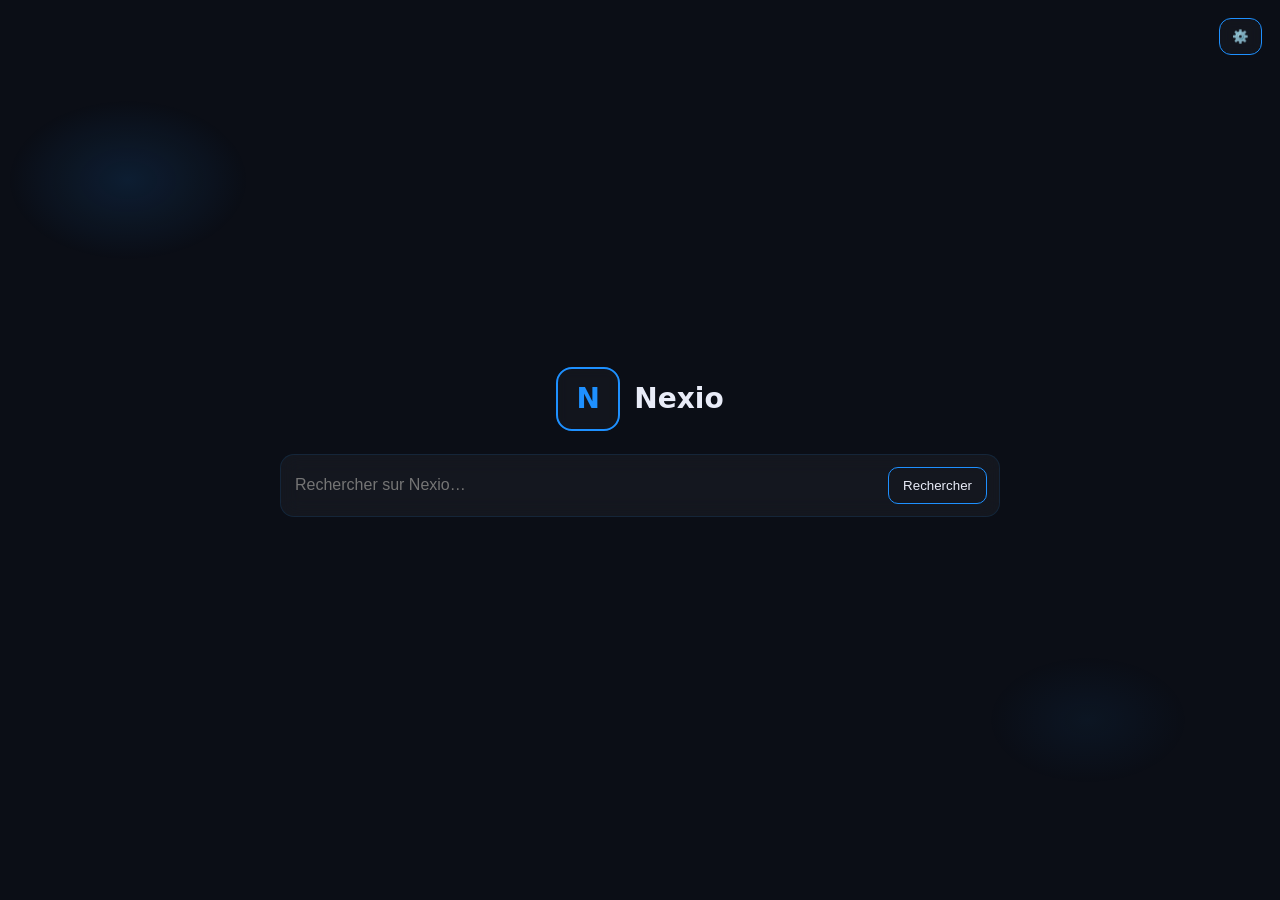
<file: tivor/index.html>
<!DOCTYPE html>
<html lang="fr">
<head>
  <meta charset="utf-8" />
  <meta name="viewport" content="width=device-width,initial-scale=1" />
  <title>Nexio – Moteur de recherche</title>
  <link rel="stylesheet" href="../style.css" />
</head>
<body>

  <!-- Fond animé -->
  <div class="background bg-default"></div>

  <!-- Bouton paramètres -->
  <button class="settings-btn" id="settingsBtn">⚙️</button>

  <!-- Menu paramètres -->
  <aside class="settings-panel" id="settingsPanel" aria-hidden="true">
    <h3>Paramètres</h3>

    <div class="settings-item">
      <label for="bgSelect">Style du fond</label>
      <select id="bgSelect">
        <option value="default">Dégradé par défaut</option>
        <option value="blue">Bleu océan</option>
        <option value="purple">Violet néon</option>
        <option value="sunset">Coucher de soleil</option>
      </select>
    </div>

    <div class="settings-item">
      <label for="motionToggle">Animations</label>
      <button id="motionToggle" class="settings-btn-toggle" aria-pressed="true">
        Activées
      </button>
    </div>
  </aside>

  <main class="container">
    <header class="brand">
      <div class="logo-icon">N</div>
      <h1 class="logo-text fade-in">Nexio</h1>
    </header>

    <form class="search-box" id="searchForm">
      <input id="searchInput" class="search-input fade-in" type="search" placeholder="Rechercher sur Nexio…" autocomplete="off" />
      <button type="submit" class="btn">Rechercher</button>
    </form>

    <section class="results" id="results"></section>
  </main>

  <script src="../app.js"></script>
</body>
</html>
</file>
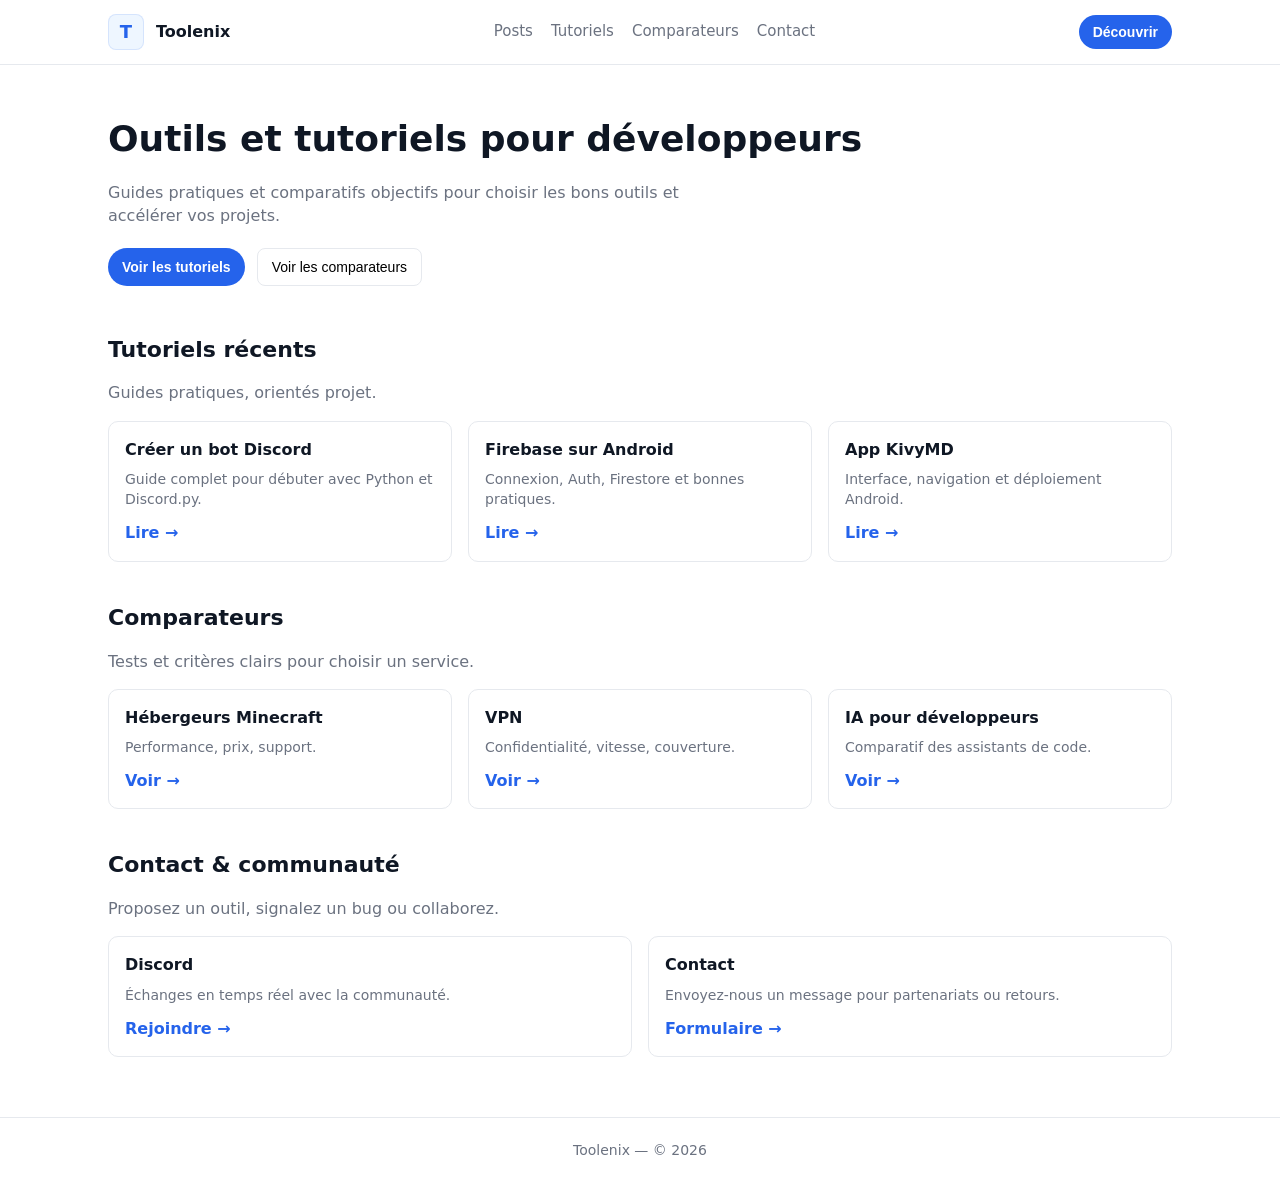
<file: toolenix/index.html>
<!DOCTYPE html>
<html lang="fr">
<head>
  <meta charset="utf-8" />
  <meta name="viewport" content="width=device-width,initial-scale=1" />
  <title>Toolenix — Outils & Tutoriels Tech</title>
  <style>
    :root{
      --bg:#ffffff;
      --text:#0f1724;
      --muted:#6b7280;
      --primary:#2563eb;
      --border:#e6e9ee;
      --card:#f8fafc;
      --radius:10px;
      --gap:20px;
      --maxw:1100px;
      --font:Inter, system-ui, -apple-system, "Segoe UI", Roboto, "Helvetica Neue", Arial;
    }

    *{box-sizing:border-box}
    body{
      margin:0;
      font-family:var(--font);
      color:var(--text);
      background:var(--bg);
      line-height:1.45;
    }

    header{
      position:sticky;
      top:0;
      background:var(--bg);
      border-bottom:1px solid var(--border);
      z-index:40;
    }
    .nav{
      max-width:var(--maxw);
      margin:0 auto;
      padding:14px 18px;
      display:flex;
      align-items:center;
      justify-content:space-between;
    }

    .brand{
      display:flex;
      align-items:center;
      gap:12px;
    }
    .logo{
      width:36px;
      height:36px;
      border-radius:8px;
      display:grid;
      place-items:center;
      background:#eef6ff;
      color:var(--primary);
      font-weight:700;
      font-size:18px;
      border:1px solid rgba(37,99,235,0.12);
    }
    .brand-name{
      font-weight:700;
      font-size:16px;
    }

    .nav-links{
      display:flex;
      gap:18px;
    }
    .nav-links a{
      color:var(--muted);
      text-decoration:none;
      font-size:15px;
    }
    .nav-links a:hover{color:var(--text)}

    .cta{
      background:var(--primary);
      color:#fff;
      padding:9px 14px;
      border-radius:999px;
      border:none;
      font-weight:600;
      cursor:pointer;
      font-size:14px;
    }

    .menu-btn{
      display:none;
      width:44px;
      height:44px;
      border-radius:8px;
      border:1px solid var(--border);
      background:#fff;
      align-items:center;
      justify-content:center;
      cursor:pointer;
    }
    .menu-icon{
      width:20px;
      height:2px;
      background:var(--text);
      position:relative;
    }
    .menu-icon::before,.menu-icon::after{
      content:"";
      position:absolute;
      left:0;
      right:0;
      height:2px;
      background:var(--text);
    }
    .menu-icon::before{top:-6px}
    .menu-icon::after{bottom:-6px}

    /* HERO */
    .hero{
      max-width:var(--maxw);
      margin:48px auto;
      padding:0 18px;
    }
    .hero h1{
      font-size:36px;
      margin-bottom:12px;
      font-weight:700;
    }
    .hero p{
      color:var(--muted);
      max-width:600px;
      margin-bottom:20px;
      font-size:16px;
    }
    .hero-actions{
      display:flex;
      gap:12px;
      flex-wrap:wrap;
    }
    .btn-outline{
      padding:10px 14px;
      border-radius:8px;
      border:1px solid var(--border);
      background:transparent;
      cursor:pointer;
      font-size:14px;
    }

    /* SECTIONS */
    main{
      max-width:var(--maxw);
      margin:0 auto;
      padding:0 18px 60px;
    }
    .section{
      margin-top:40px;
    }
    .section h2{
      font-size:22px;
      margin-bottom:8px;
    }
    .section p{
      color:var(--muted);
      margin-bottom:16px;
    }

    .grid{
      display:grid;
      grid-template-columns:repeat(auto-fit,minmax(240px,1fr));
      gap:16px;
    }
    .card{
      background:#fff;
      border:1px solid var(--border);
      padding:16px;
      border-radius:10px;
    }
    .card h3{
      margin:0 0 8px;
      font-size:16px;
    }
    .card p{
      margin:0 0 12px;
      color:var(--muted);
      font-size:14px;
    }
    .card a{
      color:var(--primary);
      text-decoration:none;
      font-weight:600;
    }

    footer{
      border-top:1px solid var(--border);
      padding:22px 18px;
      text-align:center;
      color:var(--muted);
      font-size:14px;
    }

    /* MENU MOBILE */
    .offcanvas{
      position:fixed;
      top:0;
      right:0;
      width:320px;
      height:100vh;
      background:#fff;
      border-left:1px solid var(--border);
      transform:translateX(100%);
      transition:transform .25s ease;
      z-index:60;
      padding:18px;
      display:flex;
      flex-direction:column;
    }
    .offcanvas.open{
      transform:translateX(0);
    }
    .offcanvas nav{
      display:flex;
      flex-direction:column;
      gap:12px;
      margin-top:20px;
    }
    .offcanvas nav a{
      padding:10px;
      border-radius:8px;
      text-decoration:none;
      color:var(--text);
    }
    .offcanvas nav a:hover{
      background:#f3f6fb;
    }

    .overlay{
      position:fixed;
      inset:0;
      background:rgba(0,0,0,0.35);
      opacity:0;
      pointer-events:none;
      transition:opacity .2s ease;
      z-index:50;
    }
    .overlay.show{
      opacity:1;
      pointer-events:auto;
    }

    @media(max-width:880px){
      .nav-links{display:none}
      .menu-btn{display:flex}
    }
    @media(max-width:420px){
      .offcanvas{width:100%}
    }
  </style>
</head>

<body>

<header>
  <div class="nav">
    <div class="brand">
      <div class="logo">T</div>
      <div class="brand-name">Toolenix</div>
    </div>

    <div class="nav-links">
      <a href="/posts">Posts</a>
      <a href="#tutoriels">Tutoriels</a>
      <a href="#comparateurs">Comparateurs</a>
      <a href="#contact">Contact</a>
    </div>

    <div style="display:flex;align-items:center;gap:10px">
      <button class="cta">Découvrir</button>
      <button class="menu-btn" id="menuBtn">
        <span class="menu-icon"></span>
      </button>
    </div>
  </div>
</header>

<div id="offcanvas" class="offcanvas">
  <nav>
    <a href="/posts">Posts</a>
    <a href="#tutoriels">Tutoriels</a>
    <a href="#comparateurs">Comparateurs</a>
    <a href="#contact">Contact</a>
  </nav>
</div>

<div id="overlay" class="overlay"></div>

<section class="hero">
  <h1>Outils et tutoriels pour développeurs</h1>
  <p>Guides pratiques et comparatifs objectifs pour choisir les bons outils et accélérer vos projets.</p>
  <div class="hero-actions">
    <button class="cta">Voir les tutoriels</button>
    <button class="btn-outline">Voir les comparateurs</button>
  </div>
</section>

<main>
  <section class="section" id="tutoriels">
    <h2>Tutoriels récents</h2>
    <p>Guides pratiques, orientés projet.</p>

    <div class="grid">
      <div class="card">
        <h3>Créer un bot Discord</h3>
        <p>Guide complet pour débuter avec Python et Discord.py.</p>
        <a href="/posts/discord/bot/create">Lire →</a>
      </div>

      <div class="card">
        <h3>Firebase sur Android</h3>
        <p>Connexion, Auth, Firestore et bonnes pratiques.</p>
        <a href="#">Lire →</a>
      </div>

      <div class="card">
        <h3>App KivyMD</h3>
        <p>Interface, navigation et déploiement Android.</p>
        <a href="#">Lire →</a>
      </div>
    </div>
  </section>

  <section class="section" id="comparateurs">
    <h2>Comparateurs</h2>
    <p>Tests et critères clairs pour choisir un service.</p>

    <div class="grid">
      <div class="card">
        <h3>Hébergeurs Minecraft</h3>
        <p>Performance, prix, support.</p>
        <a href="#">Voir →</a>
      </div>

      <div class="card">
        <h3>VPN</h3>
        <p>Confidentialité, vitesse, couverture.</p>
        <a href="#">Voir →</a>
      </div>

      <div class="card">
        <h3>IA pour développeurs</h3>
        <p>Comparatif des assistants de code.</p>
        <a href="#">Voir →</a>
      </div>
    </div>
  </section>

  <section class="section" id="contact">
    <h2>Contact & communauté</h2>
    <p>Proposez un outil, signalez un bug ou collaborez.</p>

    <div class="grid">
      <div class="card">
        <h3>Discord</h3>
        <p>Échanges en temps réel avec la communauté.</p>
        <a href="#">Rejoindre →</a>
      </div>

      <div class="card">
        <h3>Contact</h3>
        <p>Envoyez-nous un message pour partenariats ou retours.</p>
        <a href="#">Formulaire →</a>
      </div>
    </div>
  </section>
</main>

<footer>
  Toolenix — © <span id="year"></span>
</footer>

<script>
  const offcanvas = document.getElementById("offcanvas");
  const overlay = document.getElementById("overlay");
  const menuBtn = document.getElementById("menuBtn");

  function openMenu(){
    offcanvas.classList.add("open");
    overlay.classList.add("show");
  }
  function closeMenu(){
    offcanvas.classList.remove("open");
    overlay.classList.remove("show");
  }

  menuBtn.onclick = openMenu;
  overlay.onclick = closeMenu;

  document.getElementById("year").textContent = new Date().getFullYear();
</script>

</body>
</html>
</file>
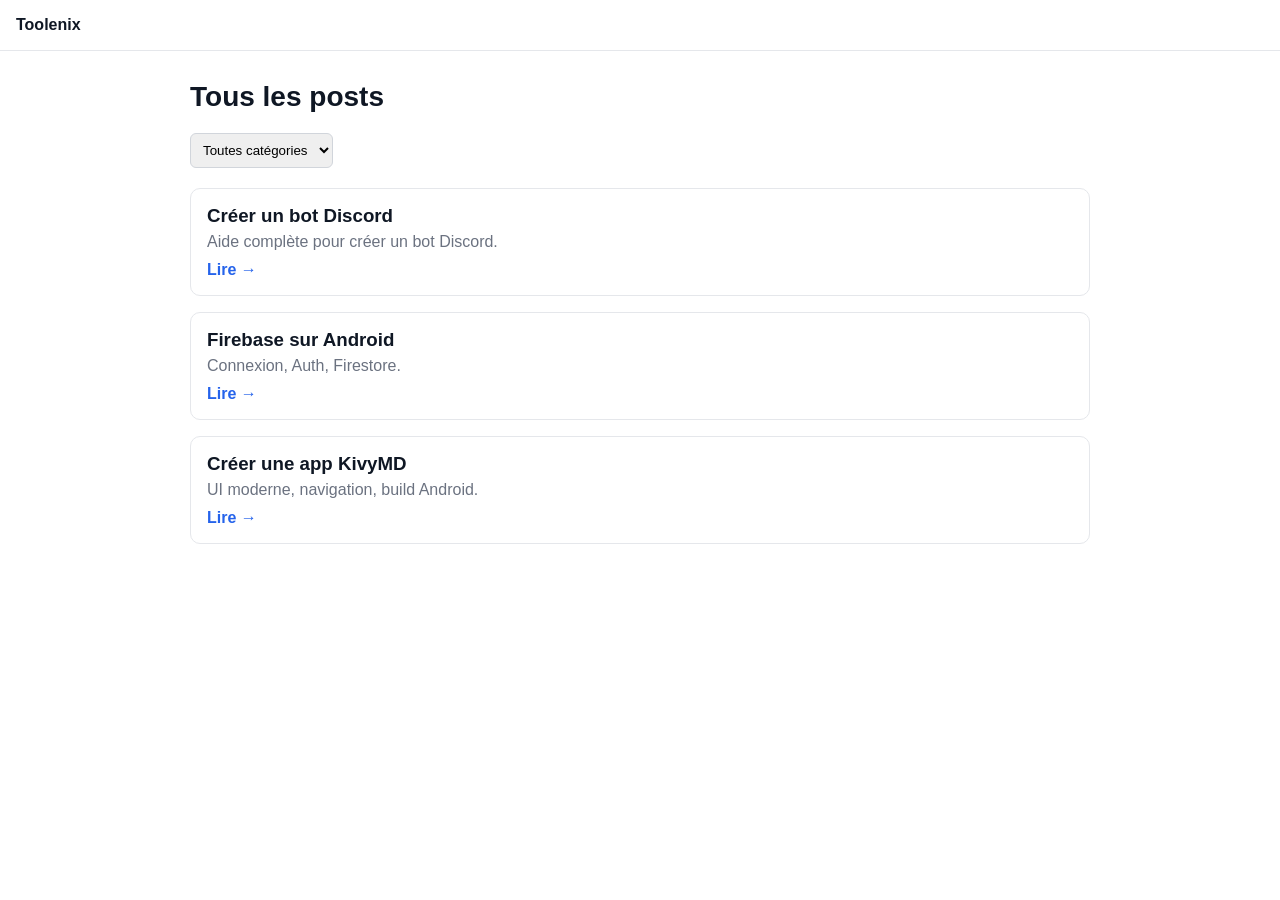
<file: toolenix/posts/index.html>
<!DOCTYPE html>
<html lang="fr">
<head>
  <meta charset="utf-8" />
  <meta name="viewport" content="width=device-width,initial-scale=1" />
  <title>Posts — Toolenix</title>
  <style>
    body{
      margin:0;
      font-family:Inter, sans-serif;
      background:#fff;
      color:#0f1724;
    }
    header{
      padding:16px;
      border-bottom:1px solid #e5e7eb;
    }
    main{
      max-width:900px;
      margin:30px auto;
      padding:0 16px;
    }
    h1{font-size:28px;margin-bottom:10px}
    .filter{
      margin:20px 0;
      display:flex;
      gap:10px;
    }
    select{
      padding:8px;
      border-radius:6px;
      border:1px solid #d1d5db;
    }
    .post{
      border:1px solid #e5e7eb;
      padding:16px;
      border-radius:10px;
      margin-bottom:16px;
    }
    .post h3{margin:0 0 6px}
    .post p{margin:0 0 10px;color:#6b7280}
    .post a{color:#2563eb;text-decoration:none;font-weight:600}
  </style>
</head>

<body>

<header>
  <strong>Toolenix</strong>
</header>

<main>
  <h1>Tous les posts</h1>

  <div class="filter">
    <select id="filter">
      <option value="all">Toutes catégories</option>
      <option value="discord">Discord</option>
      <option value="android">Android</option>
      <option value="python">Python</option>
    </select>
  </div>

  <div id="posts">
    <div class="post" data-cat="discord">
      <h3>Créer un bot Discord</h3>
      <p>Aide complète pour créer un bot Discord.</p>
      <a href="/posts/discord/bot/create">Lire →</a>
    </div>

    <div class="post" data-cat="android">
      <h3>Firebase sur Android</h3>
      <p>Connexion, Auth, Firestore.</p>
      <a href="#">Lire →</a>
    </div>

    <div class="post" data-cat="python">
      <h3>Créer une app KivyMD</h3>
      <p>UI moderne, navigation, build Android.</p>
      <a href="#">Lire →</a>
    </div>
  </div>
</main>

<script>
  const filter = document.getElementById("filter");
  const posts = document.querySelectorAll(".post");

  filter.onchange = () => {
    const val = filter.value;
    posts.forEach(p => {
      p.style.display = (val === "all" || p.dataset.cat === val) ? "block" : "none";
    });
  };
</script>

</body>
</html>
</file>
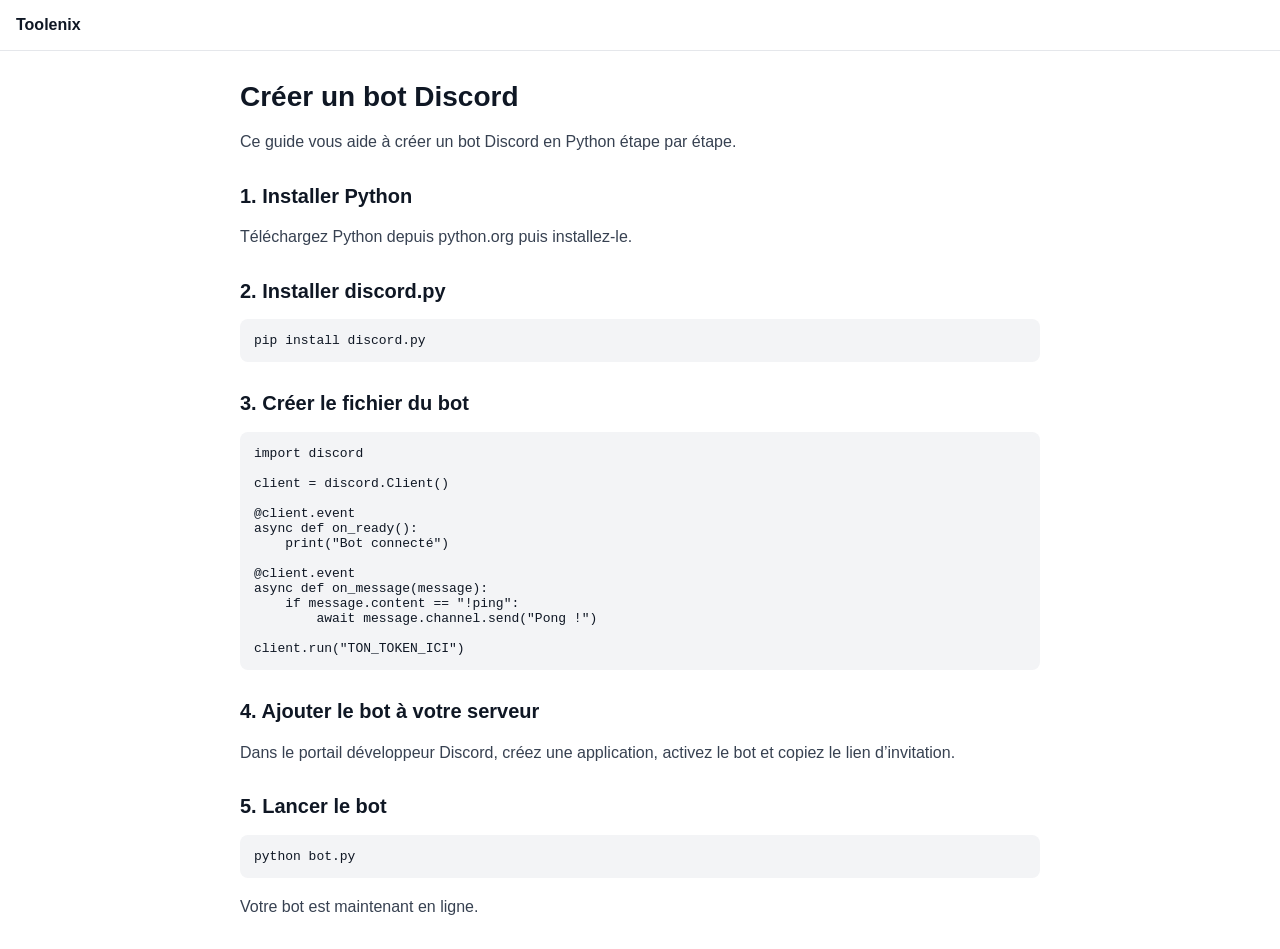
<file: toolenix/posts/discord/bot/create/index.html>
<!DOCTYPE html>
<html lang="fr">
<head>
  <meta charset="utf-8" />
  <meta name="viewport" content="width=device-width,initial-scale=1" />
  <title>Créer un bot Discord — Toolenix</title>
  <style>
    body{
      margin:0;
      font-family:Inter, sans-serif;
      background:#fff;
      color:#0f1724;
    }
    header{
      padding:16px;
      border-bottom:1px solid #e5e7eb;
    }
    main{
      max-width:800px;
      margin:30px auto;
      padding:0 16px;
    }
    h1{font-size:28px;margin-bottom:10px}
    h2{margin-top:30px;font-size:20px}
    p{color:#374151;line-height:1.6}
    pre{
      background:#f3f4f6;
      padding:14px;
      border-radius:8px;
      overflow:auto;
    }
    code{font-family:monospace}
  </style>
</head>

<body>

<header>
  <strong>Toolenix</strong>
</header>

<main>
  <h1>Créer un bot Discord</h1>
  <p>Ce guide vous aide à créer un bot Discord en Python étape par étape.</p>

  <h2>1. Installer Python</h2>
  <p>Téléchargez Python depuis python.org puis installez-le.</p>

  <h2>2. Installer discord.py</h2>
  <pre><code>pip install discord.py</code></pre>

  <h2>3. Créer le fichier du bot</h2>
  <pre><code>import discord

client = discord.Client()

@client.event
async def on_ready():
    print("Bot connecté")

@client.event
async def on_message(message):
    if message.content == "!ping":
        await message.channel.send("Pong !")

client.run("TON_TOKEN_ICI")
</code></pre>

  <h2>4. Ajouter le bot à votre serveur</h2>
  <p>Dans le portail développeur Discord, créez une application, activez le bot et copiez le lien d’invitation.</p>

  <h2>5. Lancer le bot</h2>
  <pre><code>python bot.py</code></pre>

  <p>Votre bot est maintenant en ligne.</p>
</main>

</body>
</html>
</file>
<file: style.css>
:root{
  --tivor-blue: #1e90ff;
  --bg: #0b0e16;
  --text: #e9ecf8;
  --glass: rgba(255,255,255,0.04);
  --radius: 14px;
  --max-width: 720px;
}

/* RESET */
*{box-sizing:border-box}
html,body{height:100%}
body{
  margin:0;
  font-family:Inter,system-ui;
  background:var(--bg);
  color:var(--text);
  overflow-y:auto;
}

/* FOND ANIMÉ */
.background{
  position:fixed;
  inset:0;
  z-index:0;
  transition:background .6s ease;
}

.bg-default{
  background:
    radial-gradient(600px 400px at 10% 20%, rgba(30,144,255,0.12), transparent 20%),
    radial-gradient(500px 320px at 85% 80%, rgba(30,144,255,0.06), transparent 20%);
  animation:bgShift 14s infinite alternate ease-in-out;
}

.bg-blue{
  background:
    radial-gradient(circle at 20% 20%, #009dff33, transparent 60%),
    radial-gradient(circle at 80% 80%, #005eff22, transparent 60%);
  animation:bgShift 14s infinite alternate ease-in-out;
}

.bg-purple{
  background:
    radial-gradient(circle at 20% 20%, #b400ff33, transparent 60%),
    radial-gradient(circle at 80% 80%, #5e00ff22, transparent 60%);
  animation:bgShift 14s infinite alternate ease-in-out;
}

.bg-sunset{
  background:
    radial-gradient(circle at 20% 20%, #ff7b0033, transparent 60%),
    radial-gradient(circle at 80% 80%, #ff006622, transparent 60%);
  animation:bgShift 14s infinite alternate ease-in-out;
}

@keyframes bgShift{
  from{transform:translate(0,0)}
  to{transform:translate(18px,-14px)}
}

/* LAYOUT */
.container{
  position:relative;
  z-index:2;
  min-height:100vh;
  display:flex;
  flex-direction:column;
  align-items:center;
  justify-content:center;
  padding:28px 20px;
}

/* LOGO */
.brand{
  display:flex;
  align-items:center;
  gap:14px;
  margin-bottom:20px;
}

.logo-icon{
  width:64px;
  height:64px;
  border-radius:16px;
  border:2px solid var(--tivor-blue);
  display:flex;
  align-items:center;
  justify-content:center;
  color:var(--tivor-blue);
  font-size:28px;
  font-weight:700;
  background:rgba(255,255,255,0.03);
  backdrop-filter:blur(6px);
  transition:.25s ease;
}

.logo-icon:hover{
  transform:translateY(-4px) scale(1.05);
}

.logo-text{
  font-size:28px;
  font-weight:700;
}

/* FADE-IN */
.fade-in{
  opacity:0;
  animation:fadeIn .6s ease forwards;
}

@keyframes fadeIn{
  from{opacity:0; transform:translateY(6px)}
  to{opacity:1; transform:translateY(0)}
}

/* SEARCH BOX */
.search-box{
  width:100%;
  max-width:var(--max-width);
  display:flex;
  gap:12px;
  padding:12px;
  border-radius:var(--radius);
  background:var(--glass);
  border:1px solid rgba(30,144,255,0.12);
  backdrop-filter:blur(10px);
  transition:.25s ease;
}

.search-box:focus-within{
  border-color:var(--tivor-blue);
  transform:translateY(-2px);
}

.search-input{
  flex:1;
  background:transparent;
  border:none;
  outline:none;
  color:var(--text);
  font-size:16px;
}

/* BUTTON */
.btn{
  padding:10px 14px;
  border-radius:10px;
  border:1px solid var(--tivor-blue);
  background:transparent;
  color:var(--text);
  cursor:pointer;
  transition:.25s ease;
}

.btn:hover{
  transform:translateY(-3px);
  background:rgba(30,144,255,0.08);
}

/* RESULTS */
.results{
  width:100%;
  max-width:var(--max-width);
  margin-top:20px;
  display:flex;
  flex-direction:column;
  gap:10px;
}

.result{
  padding:14px;
  border-radius:12px;
  background:rgba(255,255,255,0.03);
  border:1px solid rgba(255,255,255,0.05);
  transition:.25s ease;
  animation:fadeIn .4s ease;
}

.result:hover{
  transform:translateY(-4px);
  border-color:var(--tivor-blue);
}

/* SETTINGS BUTTON */
.settings-btn{
  position:fixed;
  top:18px;
  right:18px;
  padding:10px 12px;
  border-radius:12px;
  border:1px solid var(--tivor-blue);
  background:rgba(255,255,255,0.03);
  color:var(--text);
  cursor:pointer;
  backdrop-filter:blur(6px);
  transition:.25s ease;
  z-index:10;
}

.settings-btn:hover{
  transform:scale(1.1);
}

/* SETTINGS PANEL */
.settings-panel{
  position:fixed;
  top:64px;
  right:18px;
  width:240px;
  padding:16px;
  background:rgba(0,0,0,0.7);
  border:1px solid rgba(255,255,255,0.1);
  border-radius:14px;
  backdrop-filter:blur(12px);
  display:none;
  flex-direction:column;
  gap:14px;
  z-index:10;
}

.settings-item{
  display:flex;
  flex-direction:column;
  gap:6px;
}

.settings-panel select{
  padding:8px;
  border-radius:8px;
  border:1px solid var(--tivor-blue);
  background:#0b0e16;
  color:var(--text);
}

/* TOGGLE BUTTON */
.settings-btn-toggle{
  padding:8px 10px;
  border-radius:8px;
  border:1px solid var(--tivor-blue);
  background:rgba(255,255,255,0.03);
  color:var(--text);
  cursor:pointer;
  transition:.25s ease;
}

.settings-btn-toggle[aria-pressed="true"]{
  background:rgba(30,144,255,0.2);
}
</file>
